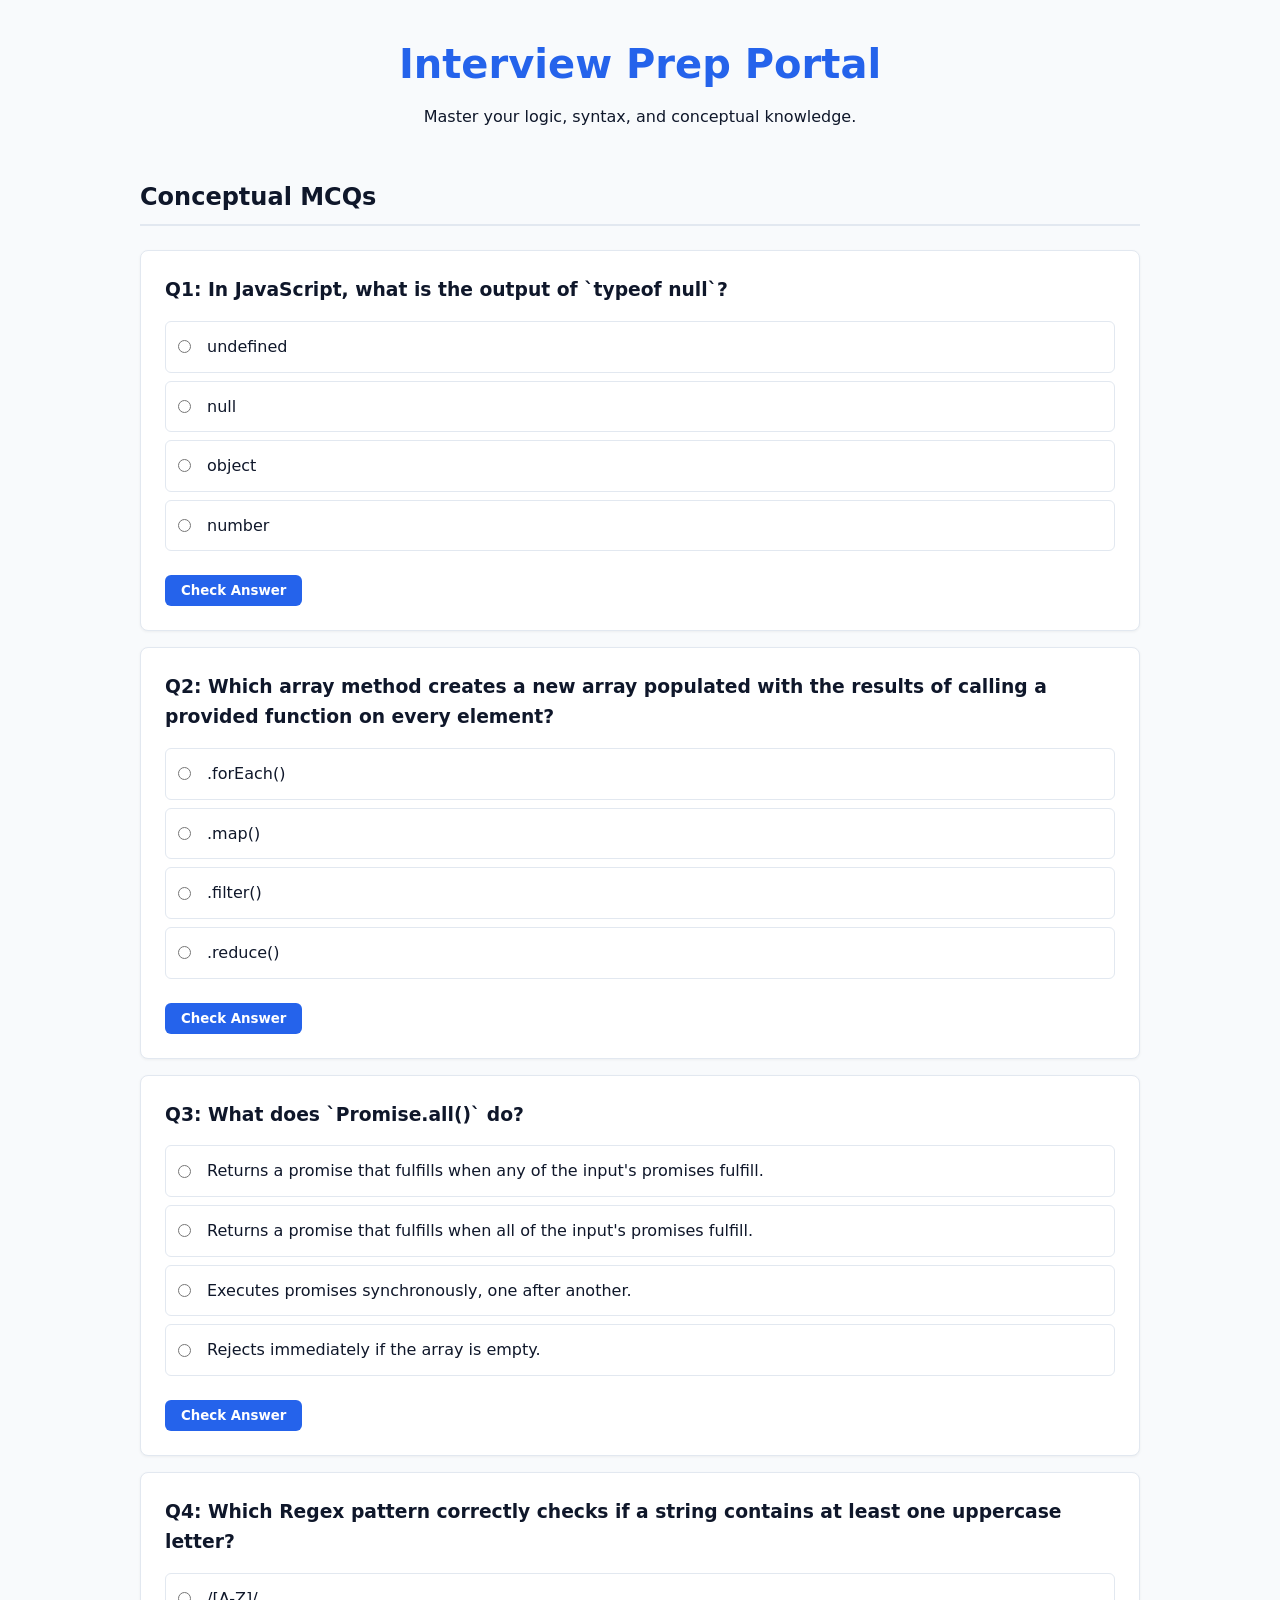
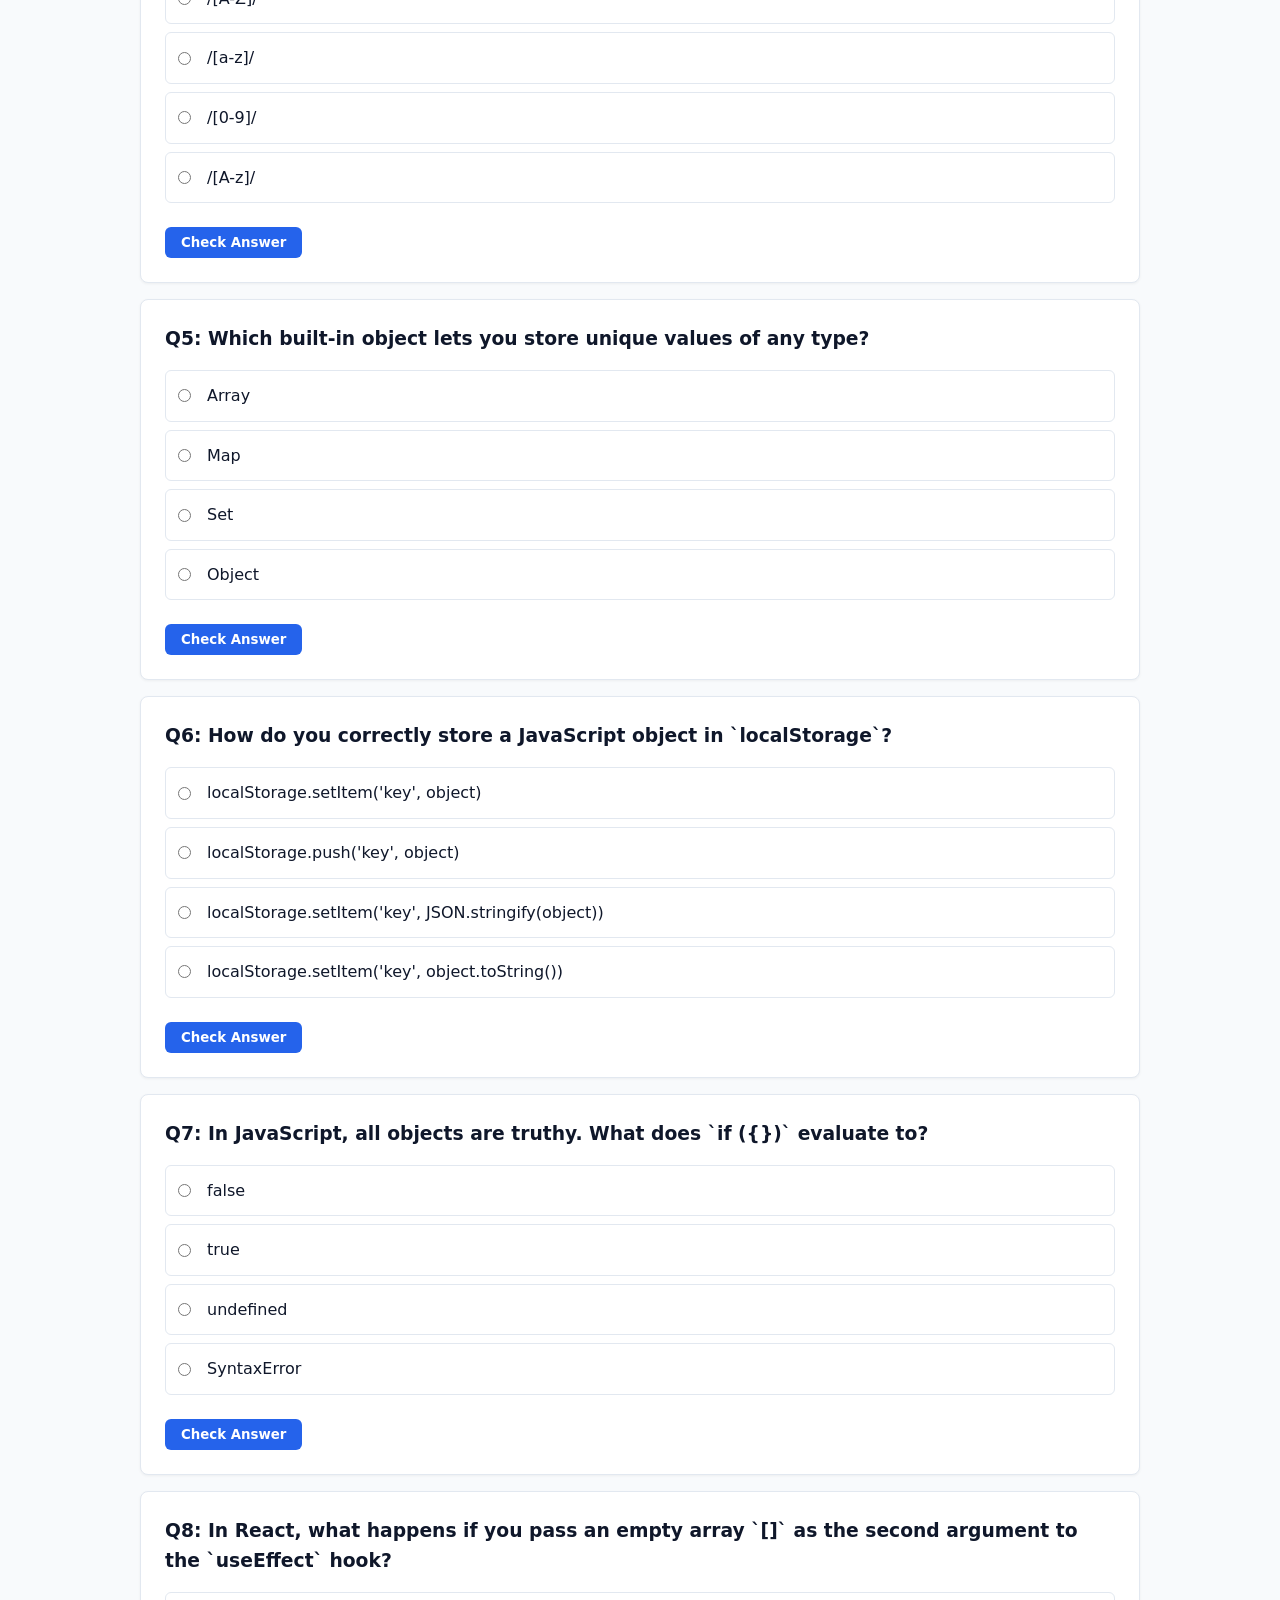
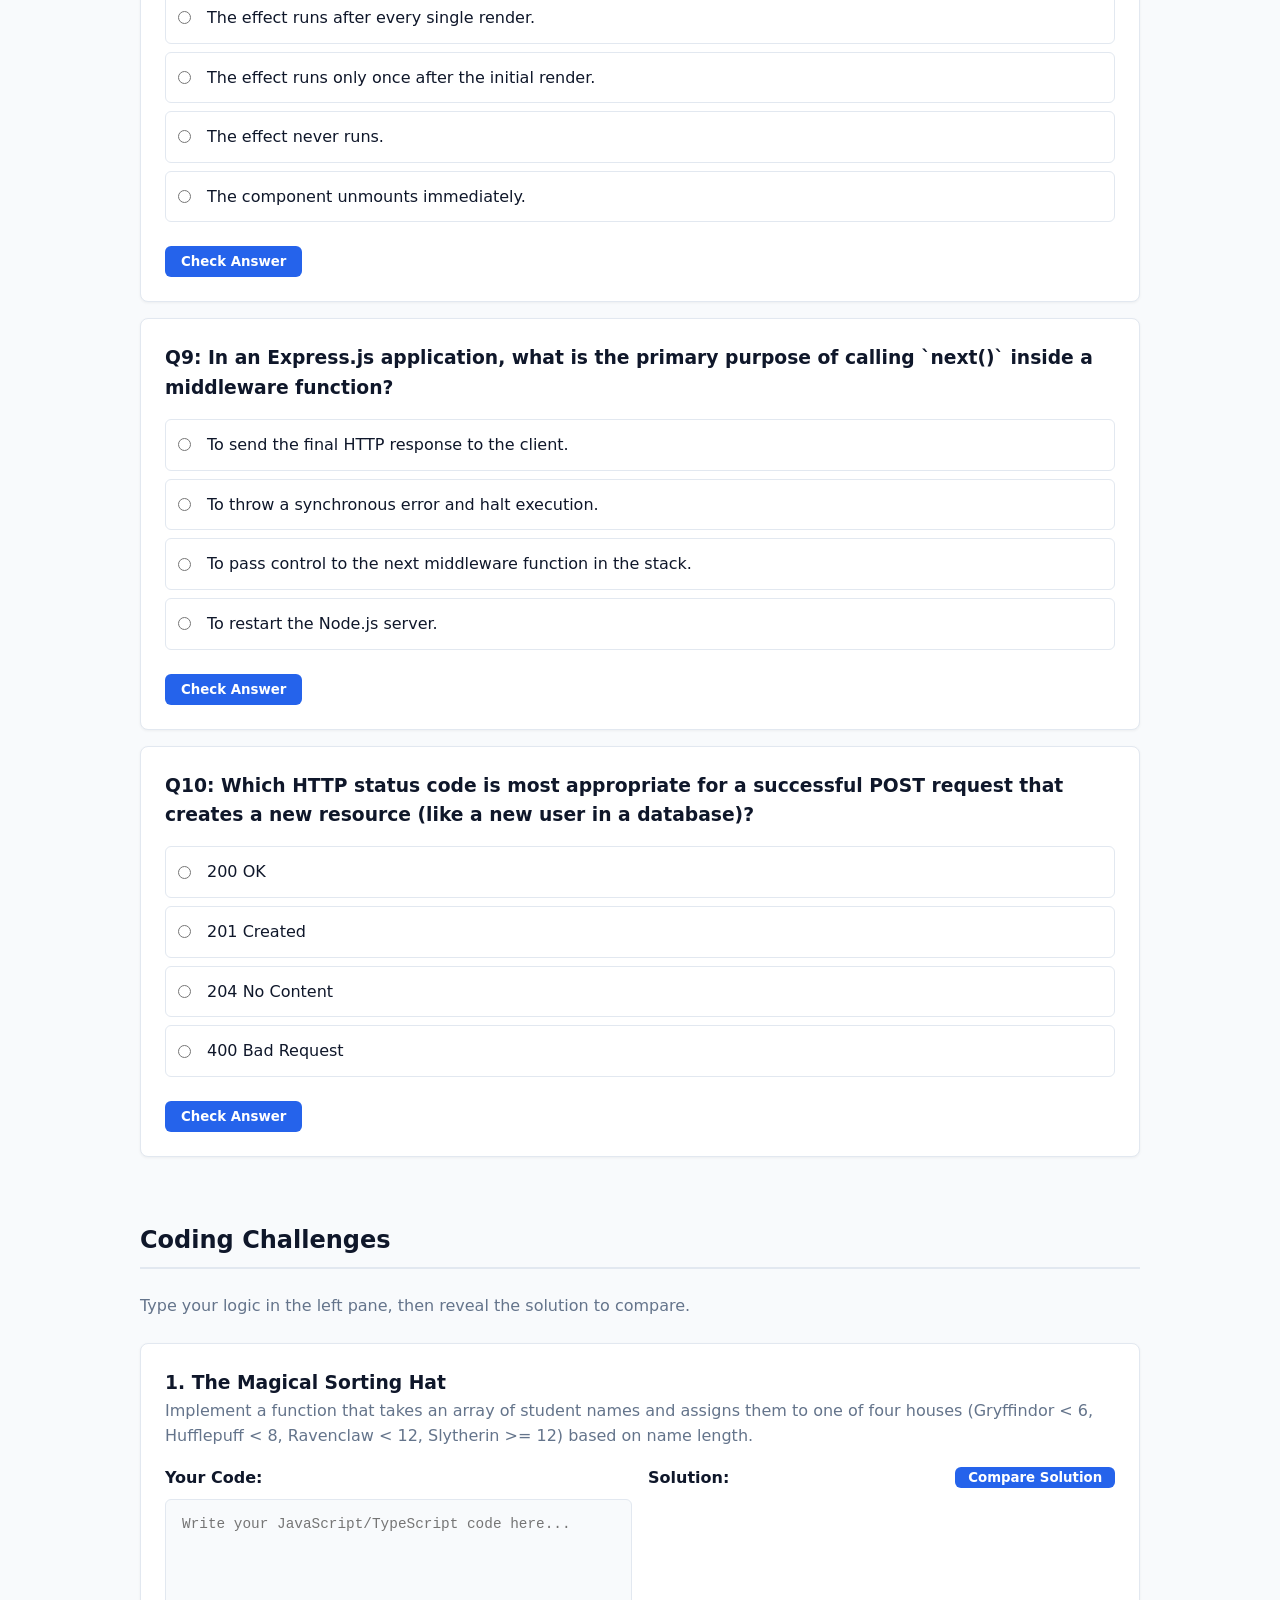
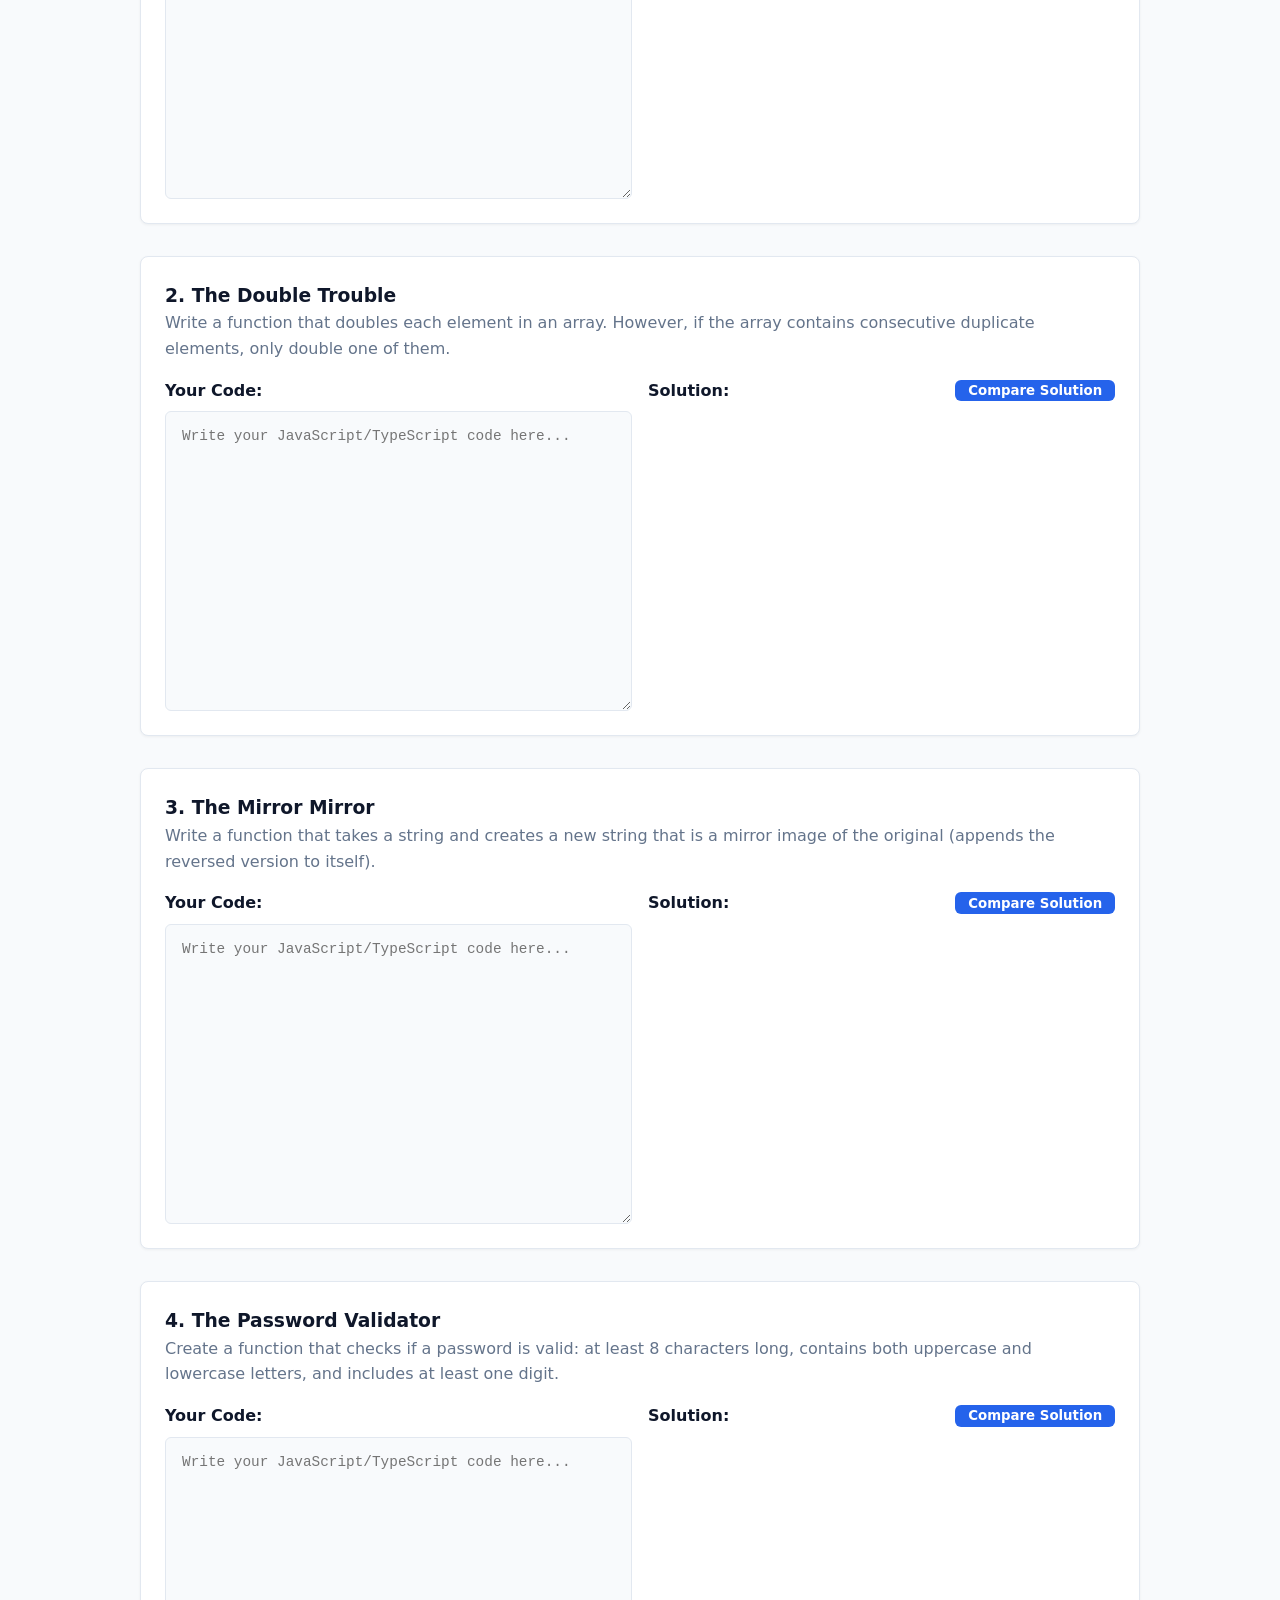
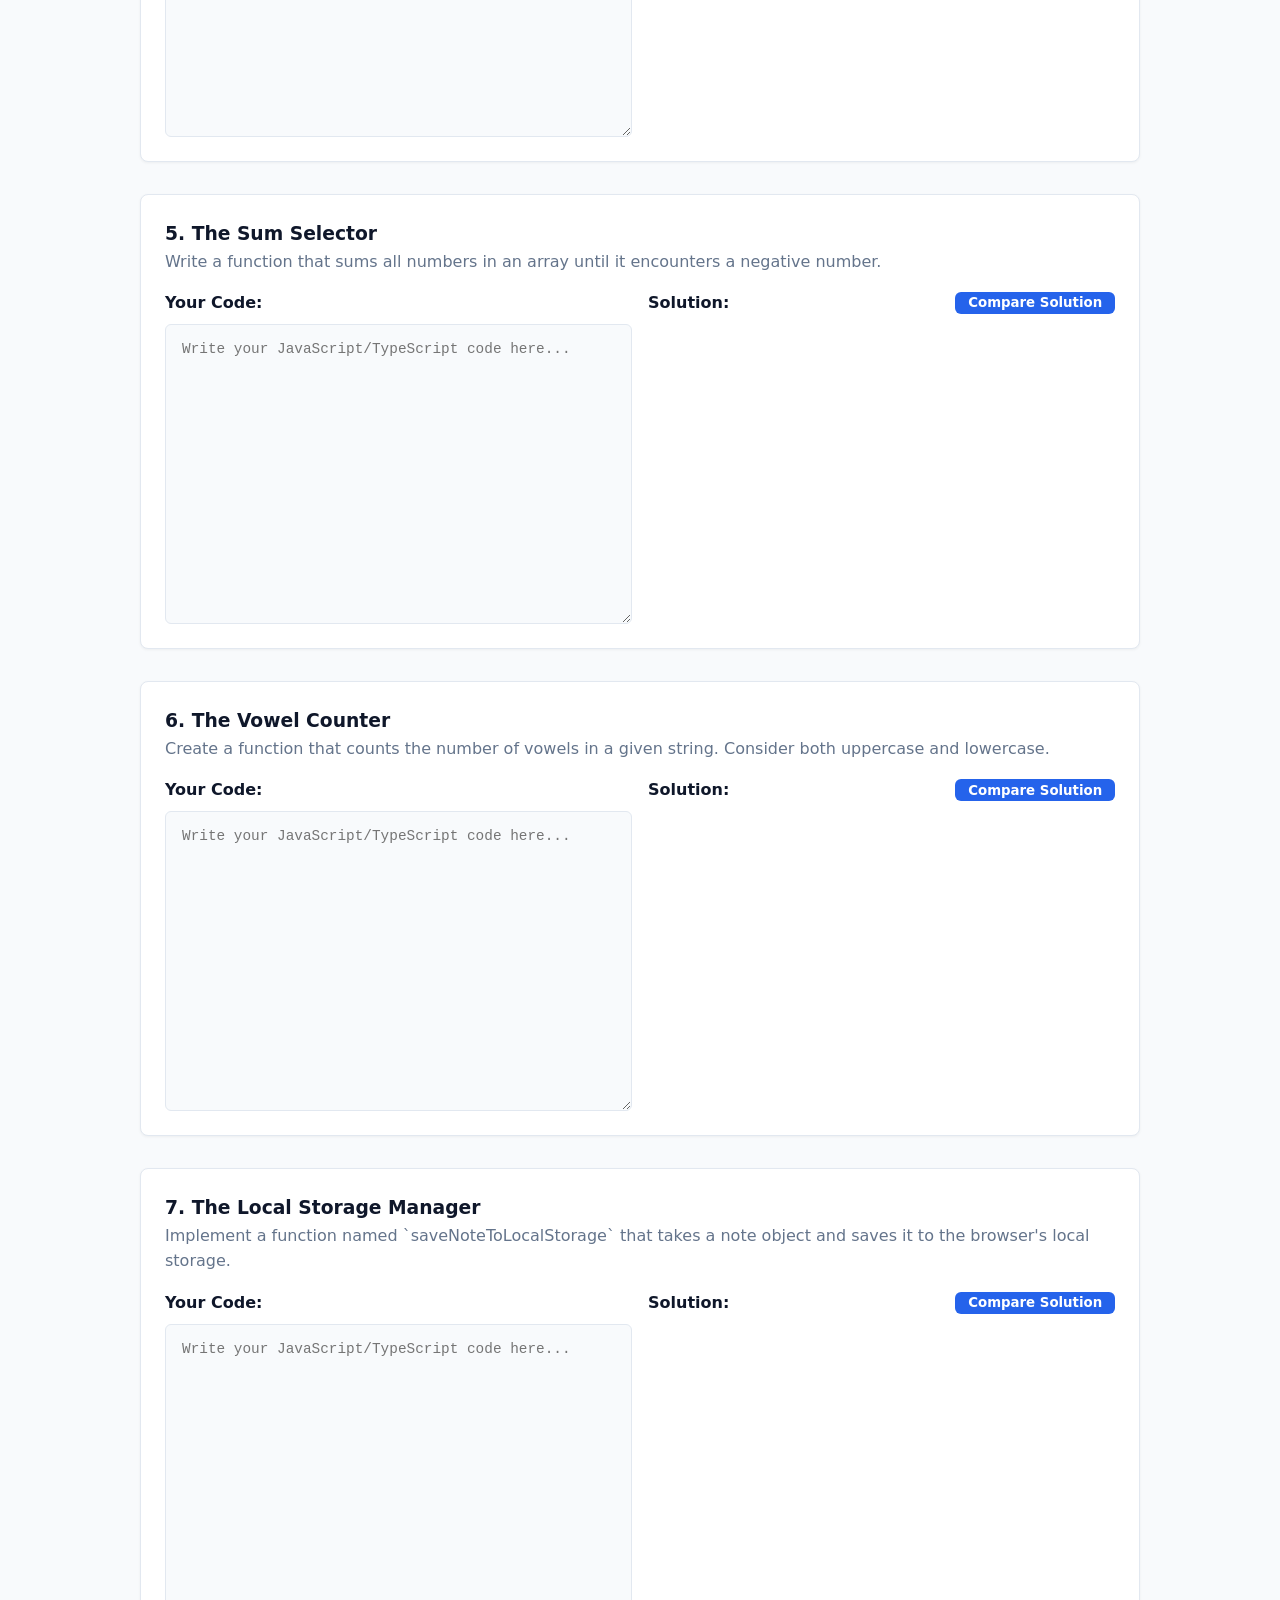
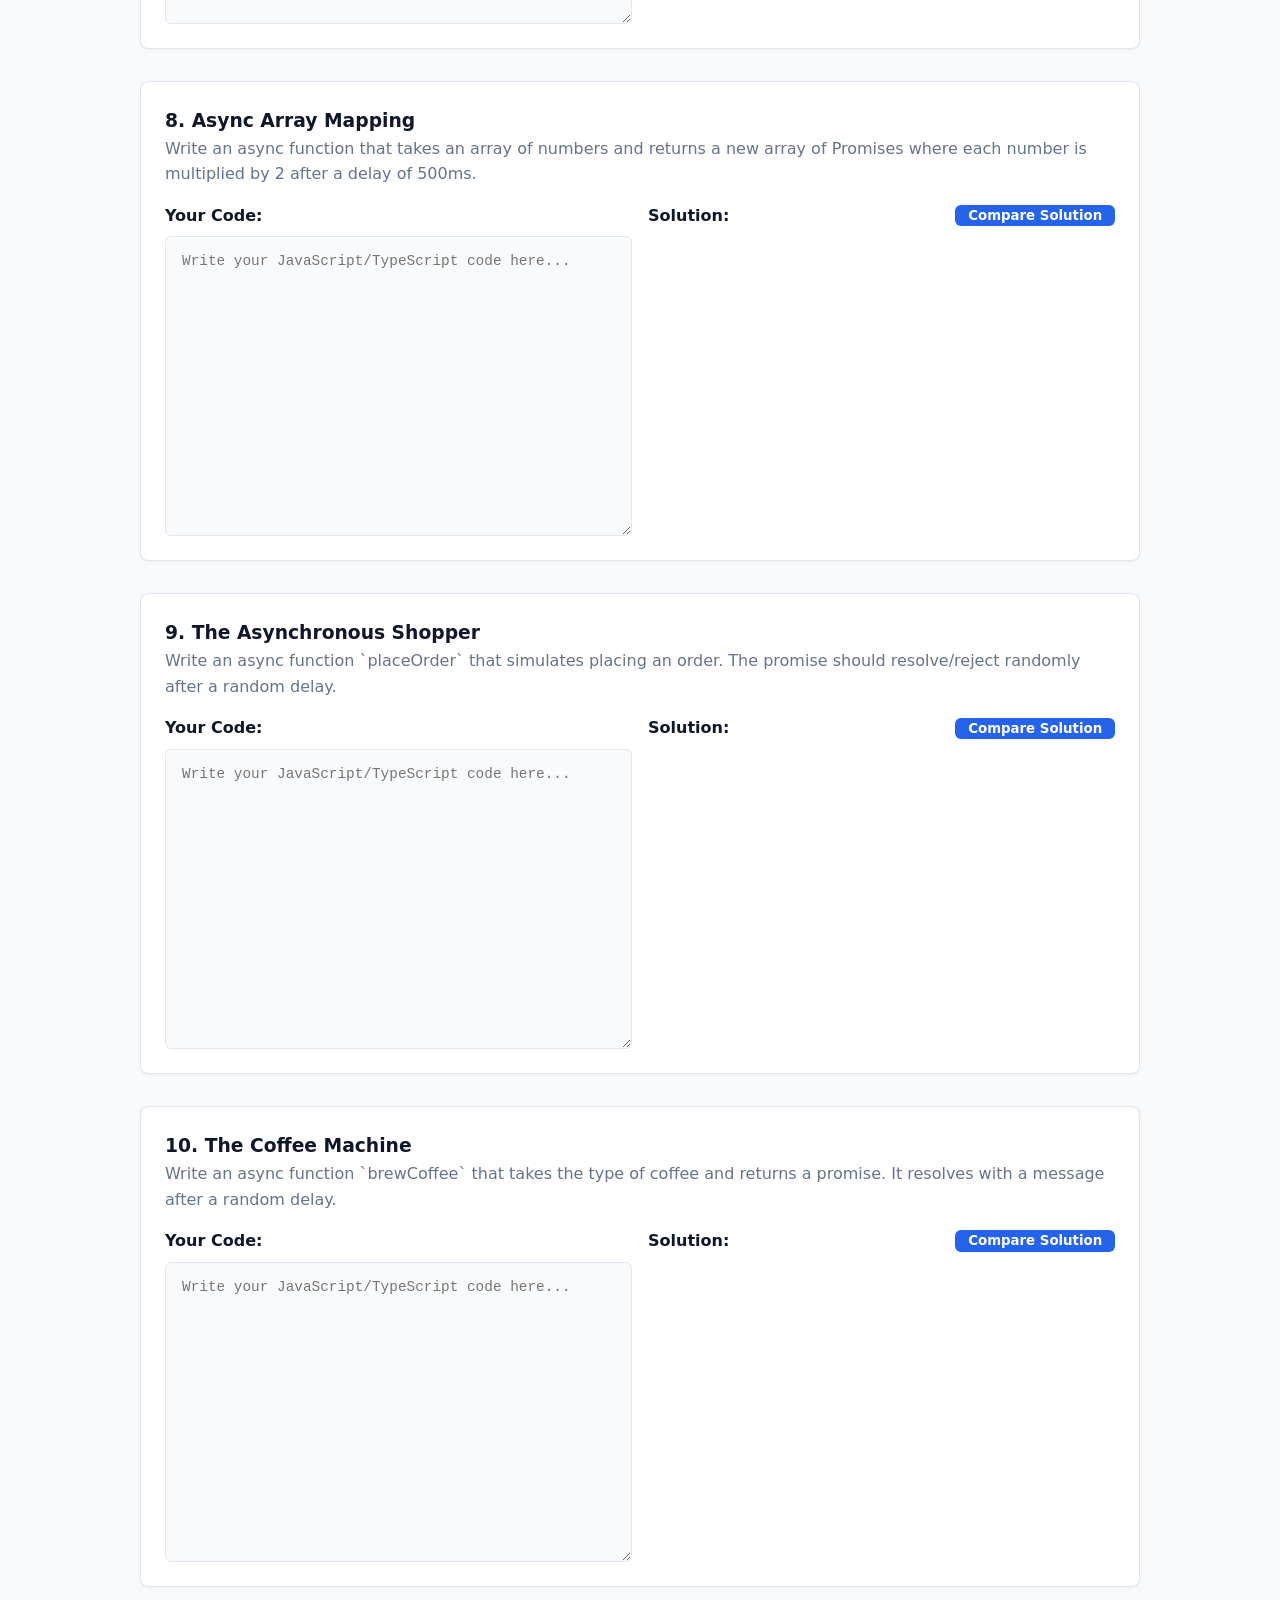
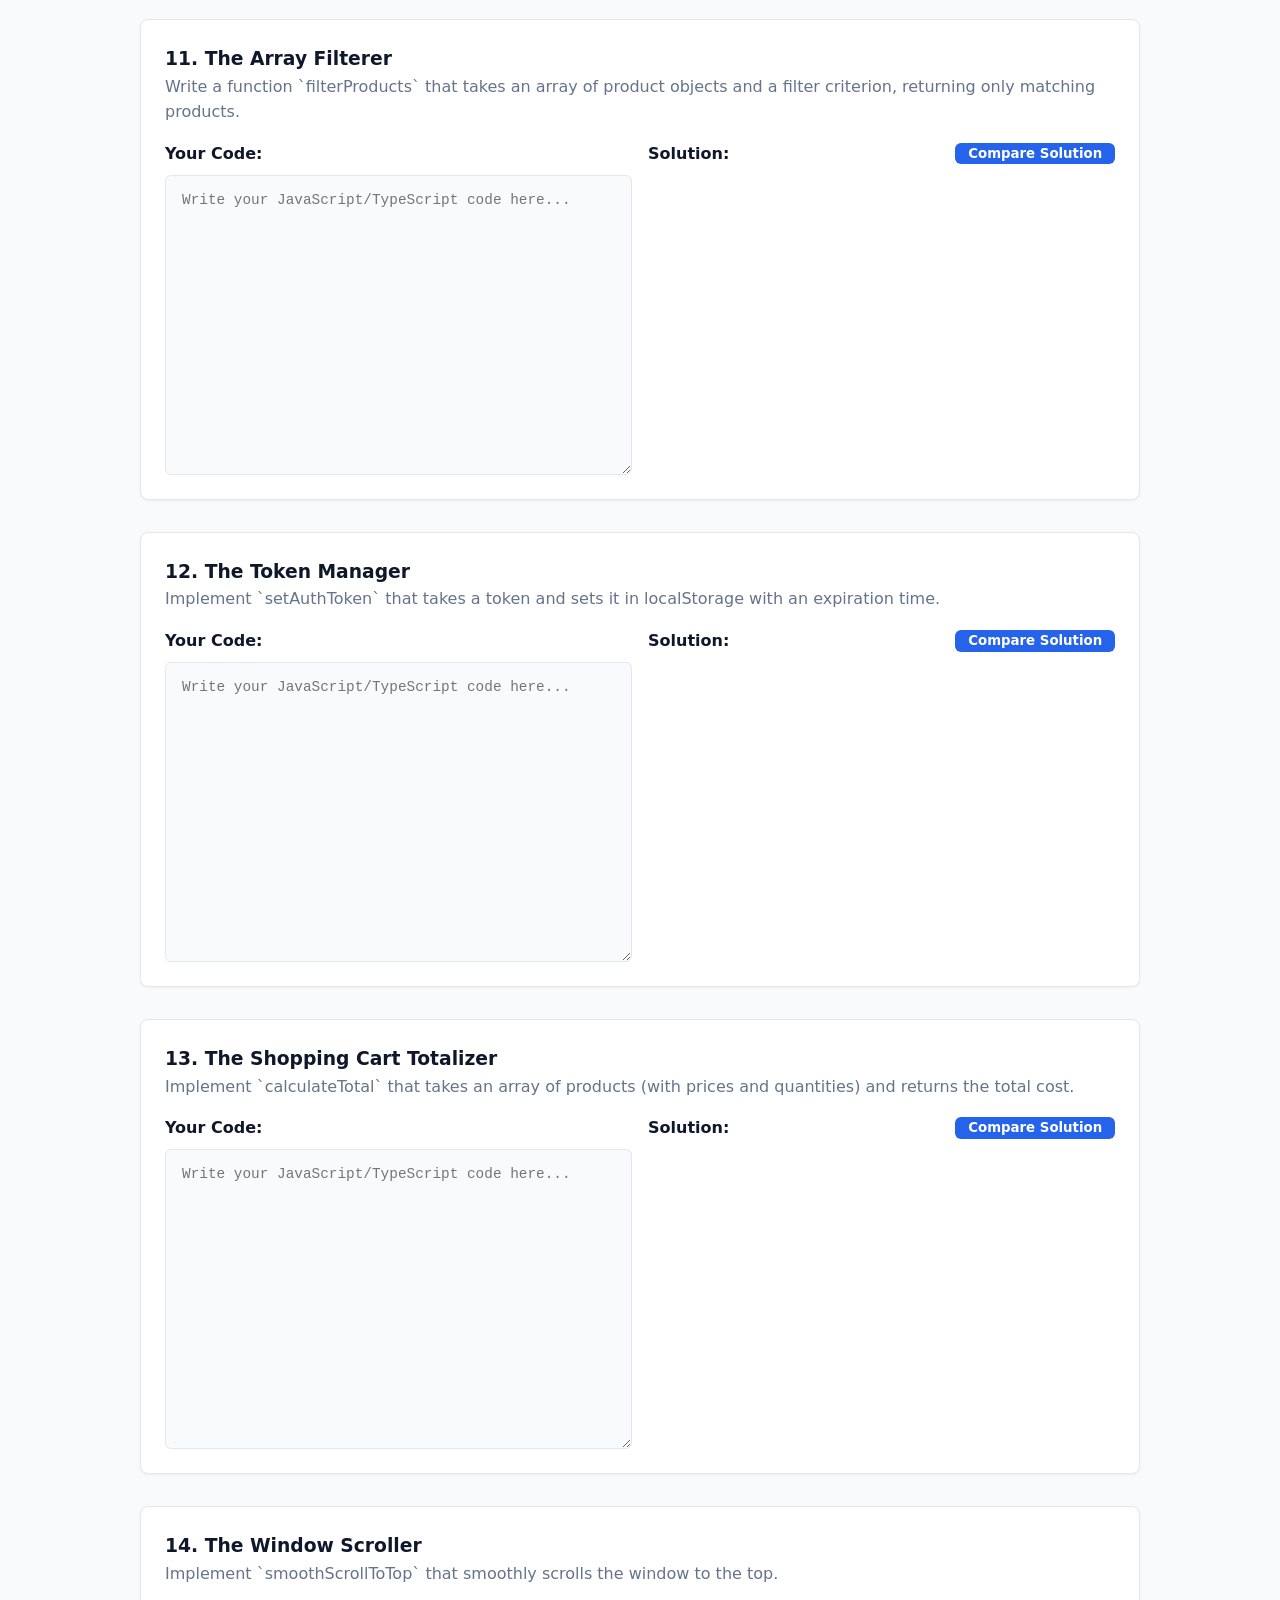
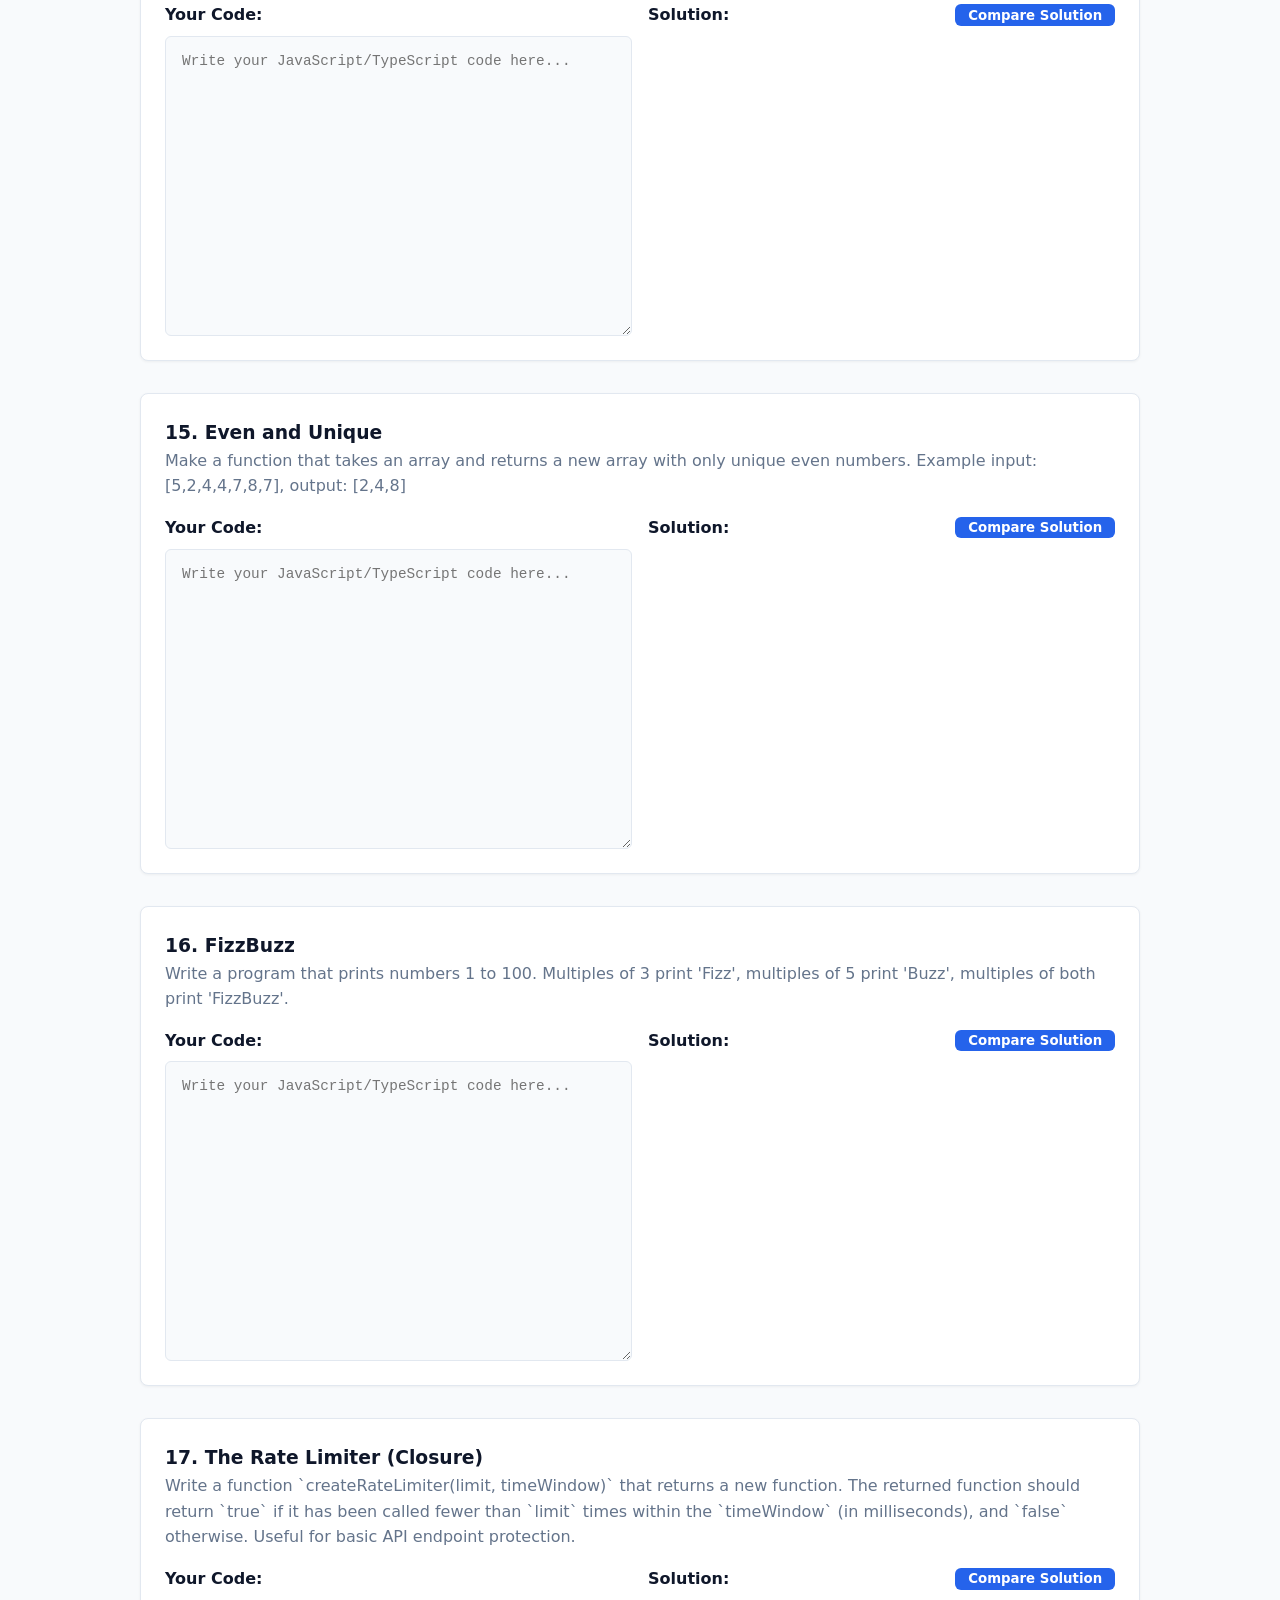
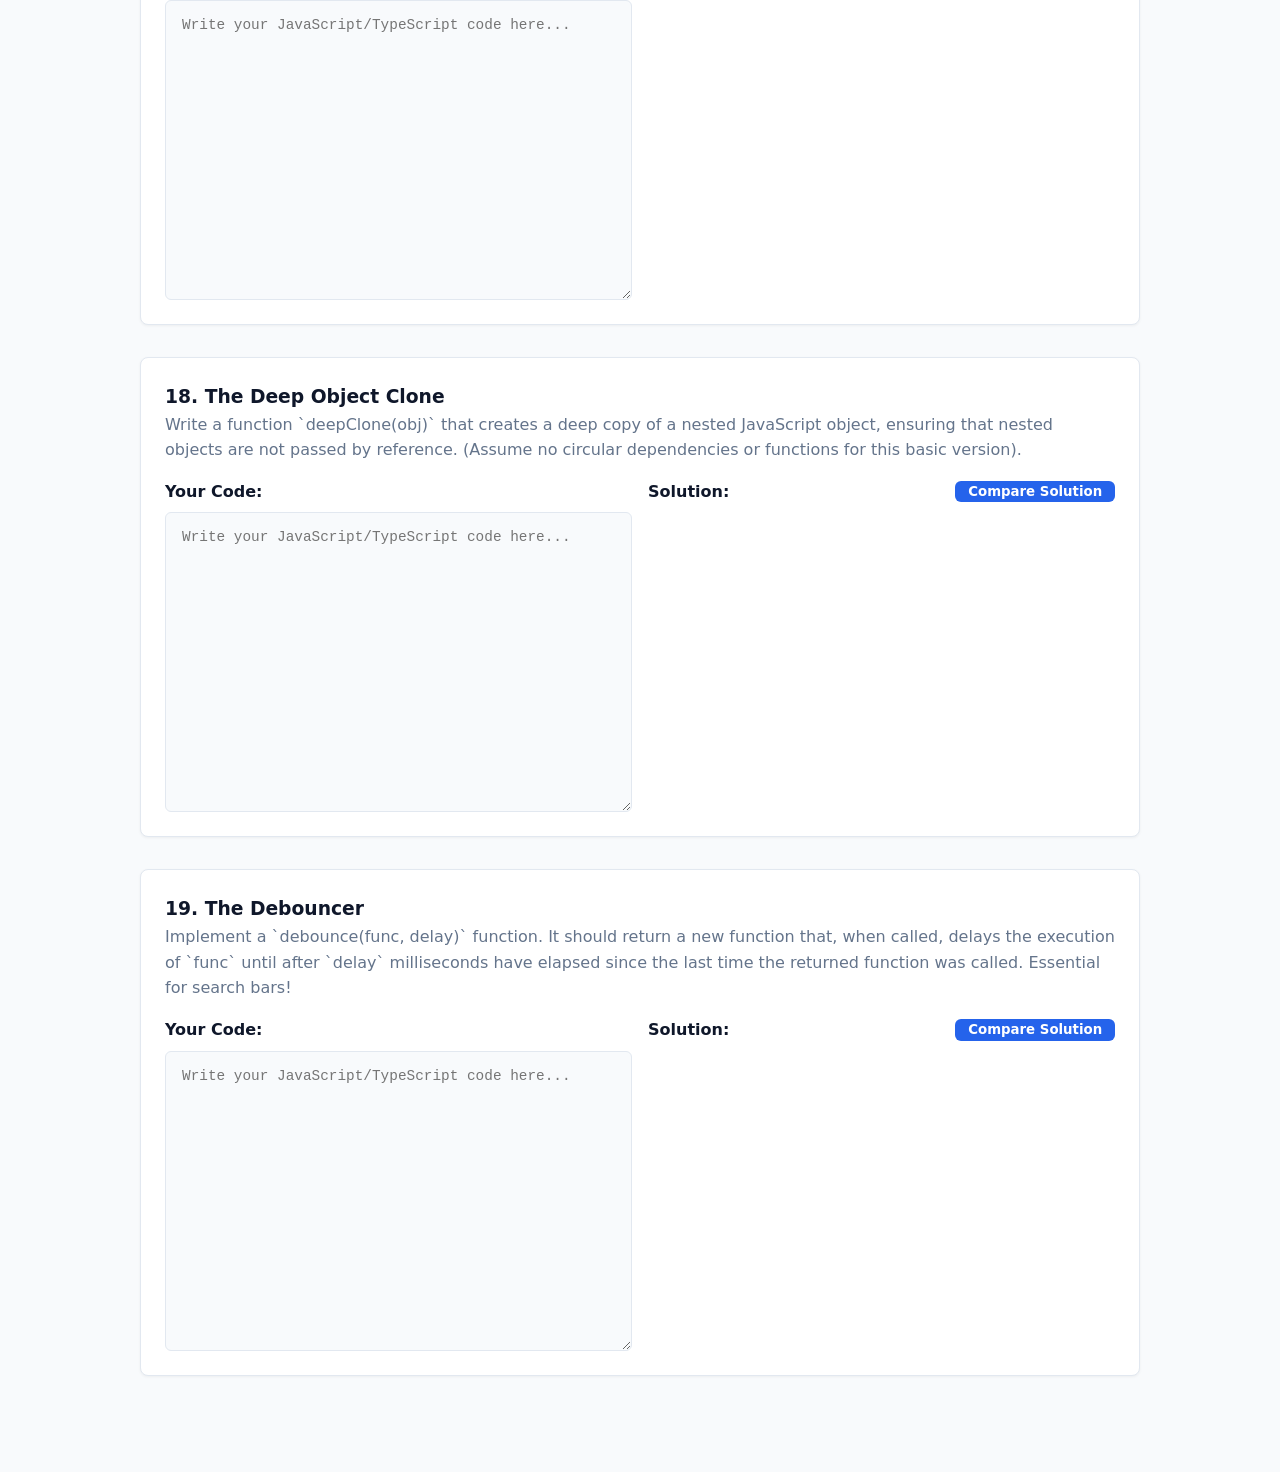
<file: index.html>
<!DOCTYPE html>
<html lang="en">
<head>
    <meta charset="UTF-8">
    <meta name="viewport" content="width=device-width, initial-scale=1.0">
    <title>Full-Stack Interview Prac Questions Portal</title>
    <style>
        :root {
            --primary: #2563eb;
            --primary-hover: #1d4ed8;
            --bg-color: #f8fafc;
            --card-bg: #ffffff;
            --text-main: #0f172a;
            --text-muted: #64748b;
            --success: #16a34a;
            --error: #dc2626;
            --border: #e2e8f0;
        }

        * {
            box-sizing: border-box;
            margin: 0;
            padding: 0;
            font-family: 'Segoe UI', system-ui, -apple-system, sans-serif;
        }

        body {
            background-color: var(--bg-color);
            color: var(--text-main);
            line-height: 1.6;
            padding: 2rem 1rem;
        }

        .container {
            max-width: 1000px;
            margin: 0 auto;
        }

        header {
            text-align: center;
            margin-bottom: 3rem;
        }

        header h1 {
            font-size: 2.5rem;
            color: var(--primary);
            margin-bottom: 0.5rem;
        }

        section {
            margin-bottom: 4rem;
        }

        h2 {
            border-bottom: 2px solid var(--border);
            padding-bottom: 0.5rem;
            margin-bottom: 1.5rem;
        }

        /* MCQ Styles */
        .mcq-card {
            background: var(--card-bg);
            border: 1px solid var(--border);
            border-radius: 8px;
            padding: 1.5rem;
            margin-bottom: 1rem;
            box-shadow: 0 1px 3px rgba(0,0,0,0.05);
        }

        .mcq-options {
            list-style: none;
            margin-top: 1rem;
        }

        .mcq-options li {
            margin-bottom: 0.5rem;
        }

        .mcq-options label {
            display: flex;
            align-items: center;
            padding: 0.75rem;
            border: 1px solid var(--border);
            border-radius: 6px;
            cursor: pointer;
            transition: background 0.2s;
        }

        .mcq-options label:hover {
            background: var(--bg-color);
        }

        .mcq-options input[type="radio"] {
            margin-right: 1rem;
        }

        .feedback {
            margin-top: 1rem;
            font-weight: 600;
            display: none;
        }

        .feedback.correct { color: var(--success); display: block; }
        .feedback.incorrect { color: var(--error); display: block; }

        button {
            background-color: var(--primary);
            color: white;
            border: none;
            padding: 0.5rem 1rem;
            border-radius: 6px;
            font-weight: 600;
            cursor: pointer;
            margin-top: 1rem;
            transition: background 0.2s;
        }

        button:hover { background-color: var(--primary-hover); }

        /* Coding Problem Styles */
        .code-card {
            background: var(--card-bg);
            border: 1px solid var(--border);
            border-radius: 8px;
            padding: 1.5rem;
            margin-bottom: 2rem;
            box-shadow: 0 1px 3px rgba(0,0,0,0.05);
        }

        .code-description {
            margin-bottom: 1rem;
            color: var(--text-muted);
        }

        .editor-container {
            display: flex;
            flex-direction: column;
            gap: 1rem;
        }

        @media (min-width: 768px) {
            .editor-container {
                flex-direction: row;
            }
        }

        .code-area {
            flex: 1;
            display: flex;
            flex-direction: column;
        }

        textarea, pre {
            width: 100%;
            height: 300px;
            padding: 1rem;
            border-radius: 6px;
            font-family: 'Courier New', Courier, monospace;
            font-size: 0.9rem;
            border: 1px solid var(--border);
            resize: vertical;
        }

        textarea {
            background: var(--bg-color);
            color: var(--text-main);
        }

        textarea:focus {
            outline: none;
            border-color: var(--primary);
            box-shadow: 0 0 0 3px rgba(37, 99, 235, 0.1);
        }

        pre {
            background: #1e293b;
            color: #f8fafc;
            overflow-x: auto;
            display: none; 
        }

        .solution-wrapper {
            flex: 1;
            display: flex;
            flex-direction: column;
        }
        
        .solution-wrapper.visible pre {
            display: block;
        }

        .top-bar {
            display: flex;
            justify-content: space-between;
            align-items: center;
            margin-bottom: 0.5rem;
        }
    </style>
</head>
<body>

    <div class="container">
        <header>
            <h1>Interview Prep Portal</h1>
            <p>Master your logic, syntax, and conceptual knowledge.</p>
        </header>

        <section id="mcq-section">
            <h2>Conceptual MCQs</h2>
            <div id="mcq-container">
                </div>
        </section>

        <section id="coding-section">
            <h2>Coding Challenges</h2>
            <p style="margin-bottom: 1.5rem; color: var(--text-muted);">Type your logic in the left pane, then reveal the solution to compare.</p>
            <div id="coding-container">
                </div>
        </section>
    </div>

    <script>
        // --- MCQ Data ---
        const mcqs = [
            {
                id: 1,
                question: "In JavaScript, what is the output of `typeof null`?",
                options: ["undefined", "null", "object", "number"],
                answer: 2 
            },
            {
                id: 2,
                question: "Which array method creates a new array populated with the results of calling a provided function on every element?",
                options: [".forEach()", ".map()", ".filter()", ".reduce()"],
                answer: 1 
            },
            {
                id: 3,
                question: "What does `Promise.all()` do?",
                options: [
                    "Returns a promise that fulfills when any of the input's promises fulfill.",
                    "Returns a promise that fulfills when all of the input's promises fulfill.",
                    "Executes promises synchronously, one after another.",
                    "Rejects immediately if the array is empty."
                ],
                answer: 1
            },
            {
                id: 4,
                question: "Which Regex pattern correctly checks if a string contains at least one uppercase letter?",
                options: ["/[A-Z]/", "/[a-z]/", "/[0-9]/", "/[A-z]/"],
                answer: 0
            },
            {
                id: 5,
                question: "Which built-in object lets you store unique values of any type?",
                options: ["Array", "Map", "Set", "Object"],
                answer: 2
            },
            {
                id: 6,
                question: "How do you correctly store a JavaScript object in `localStorage`?",
                options: [
                    "localStorage.setItem('key', object)",
                    "localStorage.push('key', object)",
                    "localStorage.setItem('key', JSON.stringify(object))",
                    "localStorage.setItem('key', object.toString())"
                ],
                answer: 2
            },
            {
                id: 7,
                question: "In JavaScript, all objects are truthy. What does `if ({})` evaluate to?",
                options: ["false", "true", "undefined", "SyntaxError"],
                answer: 1
            },
            {
                id: 8,
                question: "In React, what happens if you pass an empty array `[]` as the second argument to the `useEffect` hook?",
                options: [
                    "The effect runs after every single render.",
                    "The effect runs only once after the initial render.",
                    "The effect never runs.",
                    "The component unmounts immediately."
                ],
                answer: 1 
            },
            {
                id: 9,
                question: "In an Express.js application, what is the primary purpose of calling `next()` inside a middleware function?",
                options: [
                    "To send the final HTTP response to the client.",
                    "To throw a synchronous error and halt execution.",
                    "To pass control to the next middleware function in the stack.",
                    "To restart the Node.js server."
                ],
                answer: 2 
            },
            {
                id: 10,
                question: "Which HTTP status code is most appropriate for a successful POST request that creates a new resource (like a new user in a database)?",
                options: ["200 OK", "201 Created", "204 No Content", "400 Bad Request"],
                answer: 1
            }
        ];

        // --- Coding Problems Data ---
        const codingProblems = [
            {
                id: 1,
                title: "1. The Magical Sorting Hat",
                description: "Implement a function that takes an array of student names and assigns them to one of four houses (Gryffindor < 6, Hufflepuff < 8, Ravenclaw < 12, Slytherin >= 12) based on name length.",
                solution: "function SortStudent(e) {\n    const house = [\"Gryffindor\", \"Hufflepuff\", \"Ravenclaw\", \"Slytherin\"];\n\n    for (let i = 0; i < e.length; i++) {\n        if (e[i].length < 6) {\n            console.log(e[i] + \"-\" + house[0]);\n        } else if (e[i].length < 8) {\n            console.log(e[i] + \"-\" + house[1]);\n        } else if (e[i].length < 12) {\n            console.log(e[i] + \"-\" + house[2]);\n        } else {\n            console.log(e[i] + \"-\" + house[3]);\n            break;\n        }\n    }\n}"
            },
            {
                id: 2,
                title: "2. The Double Trouble",
                description: "Write a function that doubles each element in an array. However, if the array contains consecutive duplicate elements, only double one of them.",
                solution: "function Doubles(e) {\n    const result = []\n    for (let i = 0; i < e.length; i++) {\n        if (e[i] > 0 && e[i] === e[i - 1]) {\n            result.push(e[i]);\n        } else {\n            result.push(e[i] * 2);\n        }\n    }\n    return result;\n}"
            },
            {
                id: 3,
                title: "3. The Mirror Mirror",
                description: "Write a function that takes a string and creates a new string that is a mirror image of the original (appends the reversed version to itself).",
                solution: "function MirrorMirror(e) {\n    const reverse = e.split(\"\").reverse().join(\"\");\n    return e + reverse;\n}"
            },
            {
                id: 4,
                title: "4. The Password Validator",
                description: "Create a function that checks if a password is valid: at least 8 characters long, contains both uppercase and lowercase letters, and includes at least one digit.",
                solution: "function ValidatePassword(password) {\n    const length = password.length >= 8;\n    const UpperCase = /[A-Z]/.test(password);\n    const LowerCase = /[a-z]/.test(password);\n    const Number = /[0-9]/.test(password);\n\n    if (length && UpperCase && LowerCase && Number) {\n        return \"Password is Valid\"\n    } else {\n        return \"Password Invalid\"\n    }\n}"
            },
            {
                id: 5,
                title: "5. The Sum Selector",
                description: "Write a function that sums all numbers in an array until it encounters a negative number.",
                solution: "function Sum(e) {\n    let sum = 0\n    for (let i = 0; i < e.length; i++) {\n        if (e[i] < 0) {\n            break;\n        } else {\n            sum += e[i];\n        }\n    }\n    return sum;\n}"
            },
            {
                id: 6,
                title: "6. The Vowel Counter",
                description: "Create a function that counts the number of vowels in a given string. Consider both uppercase and lowercase.",
                solution: "function Vowels(e) {\n    const vowels = [\"a\", \"A\", \"e\", \"E\", \"i\", \"I\", \"o\", \"O\", \"u\", \"U\"];\n    let count = 0;\n\n    for (let i = 0; i < e.length; i++) {\n        if (vowels.includes(e[i])) {\n            count++;\n        }\n    }\n    return count;\n}"
            },
            {
                id: 7,
                title: "7. The Local Storage Manager",
                description: "Implement a function named `saveNoteToLocalStorage` that takes a note object and saves it to the browser's local storage.",
                solution: "function saveNoteToLocalStorage(e) {\n    localStorage.setItem(\"Note\", JSON.stringify(e))\n}"
            },
            {
                id: 8,
                title: "8. Async Array Mapping",
                description: "Write an async function that takes an array of numbers and returns a new array of Promises where each number is multiplied by 2 after a delay of 500ms.",
                solution: "async function Mapping(e) {\n    const promises = e.map(arr => {\n        return new Promise(resolve =>\n            setTimeout(() => {\n                resolve(arr * 2)\n            }, 500)\n        )\n    })\n    return Promise.all(promises);\n}"
            },
            {
                id: 9,
                title: "9. The Asynchronous Shopper",
                description: "Write an async function `placeOrder` that simulates placing an order. The promise should resolve/reject randomly after a random delay.",
                solution: "async function placeOrder() {\n    const random = Math.random();\n    return new Promise((resolve, reject) => {\n        setTimeout(() => {\n            const success = Math.random() > 0.5;\n            if (success) {\n                resolve(\"Order Placed\")\n            } else {\n                reject(\"Order Not Placed\")\n            }\n        }, random * 10000);\n    })\n}"
            },
            {
                id: 10,
                title: "10. The Coffee Machine",
                description: "Write an async function `brewCoffee` that takes the type of coffee and returns a promise. It resolves with a message after a random delay.",
                solution: "async function brewCoffee(e) {\n    return new Promise((resolve) => {\n        setTimeout(() => {\n            resolve(`${e} is ready`);\n        }, Math.random() * 10000)\n    })\n}"
            },
            {
                id: 11,
                title: "11. The Array Filterer",
                description: "Write a function `filterProducts` that takes an array of product objects and a filter criterion, returning only matching products.",
                solution: "function filterProducts(e, query) {\n    return e.filter(product => product.productName.toLowerCase() === query.toLowerCase())\n}"
            },
            {
                id: 12,
                title: "12. The Token Manager",
                description: "Implement `setAuthToken` that takes a token and sets it in localStorage with an expiration time.",
                solution: "function setAuthToken(token) {\n    const expiryTime = Date.now() + 10000;\n    const data = {\n        token,\n        expiry: expiryTime\n    }\n    localStorage.setItem(\"AuthToken\", JSON.stringify(data));\n    return data\n}"
            },
            {
                id: 13,
                title: "13. The Shopping Cart Totalizer",
                description: "Implement `calculateTotal` that takes an array of products (with prices and quantities) and returns the total cost.",
                solution: "function calculateTotal(arr) {\n    let total = 0;\n    for (let i = 0; i < arr.length; i++) {\n        total += arr[i].price * arr[i].quantity\n    }\n    return total;\n}"
            },
            {
                id: 14,
                title: "14. The Window Scroller",
                description: "Implement `smoothScrollToTop` that smoothly scrolls the window to the top.",
                solution: "function smoothScrollToTop() {\n    window.scrollTo({\n        top: 0,\n        behavior: \"smooth\"\n    });\n}"
            },
            {
                id: 15,
                title: "15. Even and Unique",
                description: "Make a function that takes an array and returns a new array with only unique even numbers. Example input: [5,2,4,4,7,8,7], output: [2,4,8]",
                solution: "function GetEven(e) {\n    return [...new Set(e.filter(el => el % 2 === 0))]\n}"
            },
            {
                id: 16,
                title: "16. FizzBuzz",
                description: "Write a program that prints numbers 1 to 100. Multiples of 3 print 'Fizz', multiples of 5 print 'Buzz', multiples of both print 'FizzBuzz'.",
                solution: "function FizzBuzz() {\n    for (let i = 1; i <= 100; i++) {\n        if (i % 3 === 0 && i % 5 === 0) {\n            console.log(\"FizzBuzz\")\n        } else if (i % 3 === 0) {\n            console.log(\"Fizz\")\n        } else if (i % 5 === 0) {\n            console.log(\"Buzz\")\n        } else {\n            console.log(i)\n        }\n    }\n}"
            },
            {
                id: 17,
                title: "17. The Rate Limiter (Closure)",
                description: "Write a function `createRateLimiter(limit, timeWindow)` that returns a new function. The returned function should return `true` if it has been called fewer than `limit` times within the `timeWindow` (in milliseconds), and `false` otherwise. Useful for basic API endpoint protection.",
                solution: "function createRateLimiter(limit, timeWindow) {\n    let calls = [];\n    return function() {\n        const now = Date.now();\n        // Remove timestamps older than the time window\n        calls = calls.filter(time => now - time < timeWindow);\n        \n        if (calls.length < limit) {\n            calls.push(now);\n            return true;\n        }\n        return false;\n    };\n}"
            },
            {
                id: 18,
                title: "18. The Deep Object Clone",
                description: "Write a function `deepClone(obj)` that creates a deep copy of a nested JavaScript object, ensuring that nested objects are not passed by reference. (Assume no circular dependencies or functions for this basic version).",
                solution: "function deepClone(obj) {\n    if (obj === null || typeof obj !== 'object') {\n        return obj;\n    }\n    \n    if (Array.isArray(obj)) {\n        return obj.map(item => deepClone(item));\n    }\n    \n    const clonedObj = {};\n    for (let key in obj) {\n        if (obj.hasOwnProperty(key)) {\n            clonedObj[key] = deepClone(obj[key]);\n        }\n    }\n    return clonedObj;\n    \n    // Alternative quick (but limited) solution:\n    // return JSON.parse(JSON.stringify(obj));\n}"
            },
            {
                id: 19,
                title: "19. The Debouncer",
                description: "Implement a `debounce(func, delay)` function. It should return a new function that, when called, delays the execution of `func` until after `delay` milliseconds have elapsed since the last time the returned function was called. Essential for search bars!",
                solution: "function debounce(func, delay) {\n    let timeoutId;\n    return function(...args) {\n        clearTimeout(timeoutId);\n        timeoutId = setTimeout(() => {\n            func.apply(this, args);\n        }, delay);\n    };\n}"
            }
        ];

        // --- Render MCQs ---
        const mcqContainer = document.getElementById('mcq-container');
        
        mcqs.forEach((q, index) => {
            const card = document.createElement('div');
            card.className = 'mcq-card';
            
            let optionsHTML = '';
            q.options.forEach((opt, optIdx) => {
                optionsHTML += `
                    <li>
                        <label>
                            <input type="radio" name="q${q.id}" value="${optIdx}">
                            ${opt}
                        </label>
                    </li>
                `;
            });

            card.innerHTML = `
                <h3>Q${index + 1}: ${q.question}</h3>
                <ul class="mcq-options">
                    ${optionsHTML}
                </ul>
                <button onclick="checkAnswer(${q.id}, ${q.answer})">Check Answer</button>
                <div id="feedback-${q.id}" class="feedback"></div>
            `;
            mcqContainer.appendChild(card);
        });

        function checkAnswer(questionId, correctAnswerIndex) {
            const selected = document.querySelector(`input[name="q${questionId}"]:checked`);
            const feedbackEl = document.getElementById(`feedback-${questionId}`);
            
            if (!selected) {
                feedbackEl.textContent = "Please select an option first.";
                feedbackEl.className = "feedback incorrect";
                return;
            }

            if (parseInt(selected.value) === correctAnswerIndex) {
                feedbackEl.textContent = "Correct! Well done.";
                feedbackEl.className = "feedback correct";
            } else {
                feedbackEl.textContent = "Incorrect. Try again!";
                feedbackEl.className = "feedback incorrect";
            }
        }

        // --- Render Coding Problems ---
        const codingContainer = document.getElementById('coding-container');

        codingProblems.forEach((prob) => {
            const card = document.createElement('div');
            card.className = 'code-card';
            
            card.innerHTML = `
                <h3>${prob.title}</h3>
                <p class="code-description">${prob.description}</p>
                
                <div class="editor-container">
                    <div class="code-area">
                        <div class="top-bar">
                            <strong>Your Code:</strong>
                        </div>
                        <textarea placeholder="Write your JavaScript/TypeScript code here..."></textarea>
                    </div>
                    
                    <div class="solution-wrapper" id="solution-wrapper-${prob.id}">
                        <div class="top-bar">
                            <strong>Solution:</strong>
                            <button onclick="toggleSolution(${prob.id})" style="margin-top: 0; padding: 0.2rem 0.8rem;">Compare Solution</button>
                        </div>
                        <pre><code>${prob.solution.replace(/</g, '&lt;').replace(/>/g, '&gt;')}</code></pre>
                    </div>
                </div>
            `;
            codingContainer.appendChild(card);
        });

        function toggleSolution(problemId) {
            const wrapper = document.getElementById(`solution-wrapper-${problemId}`);
            wrapper.classList.toggle('visible');
            
            const btn = wrapper.querySelector('button');
            if (wrapper.classList.contains('visible')) {
                btn.textContent = 'Hide Solution';
            } else {
                btn.textContent = 'Compare Solution';
            }
        }
    </script>
</body>
</html>
</file>
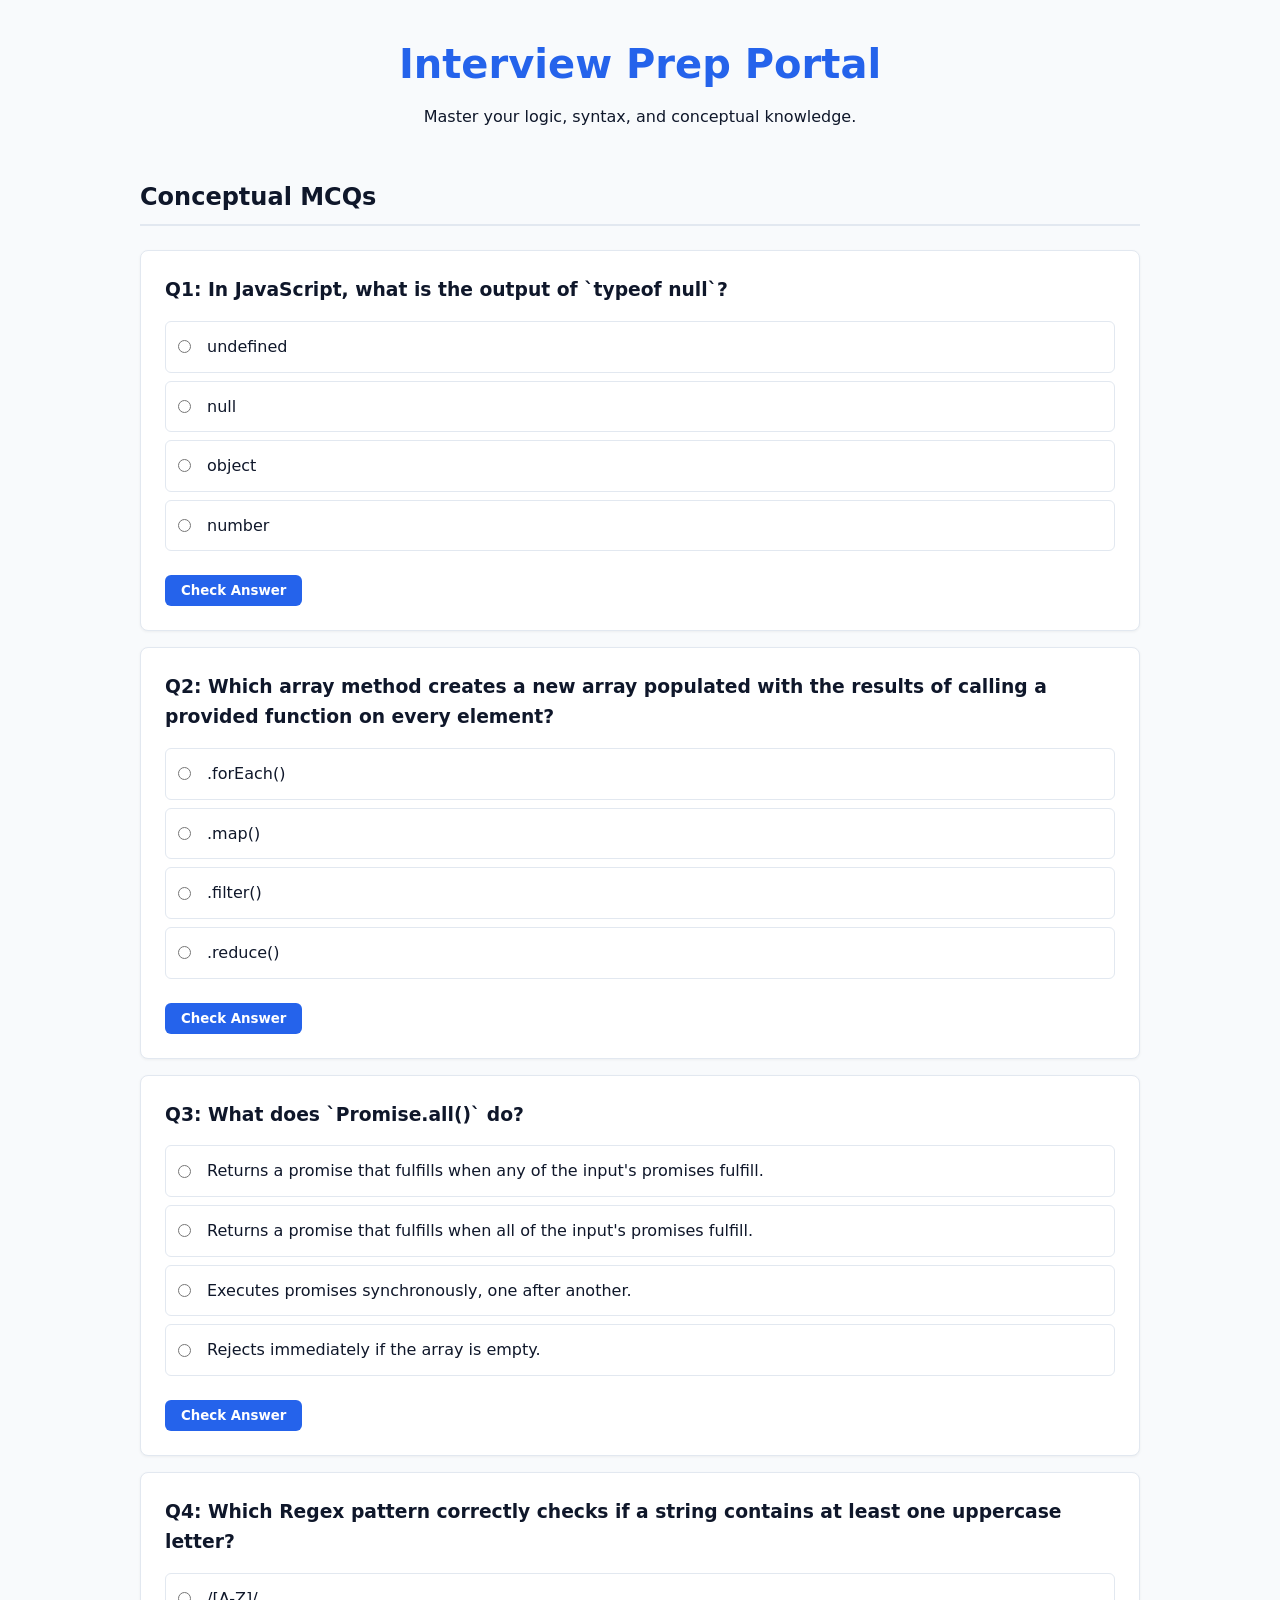
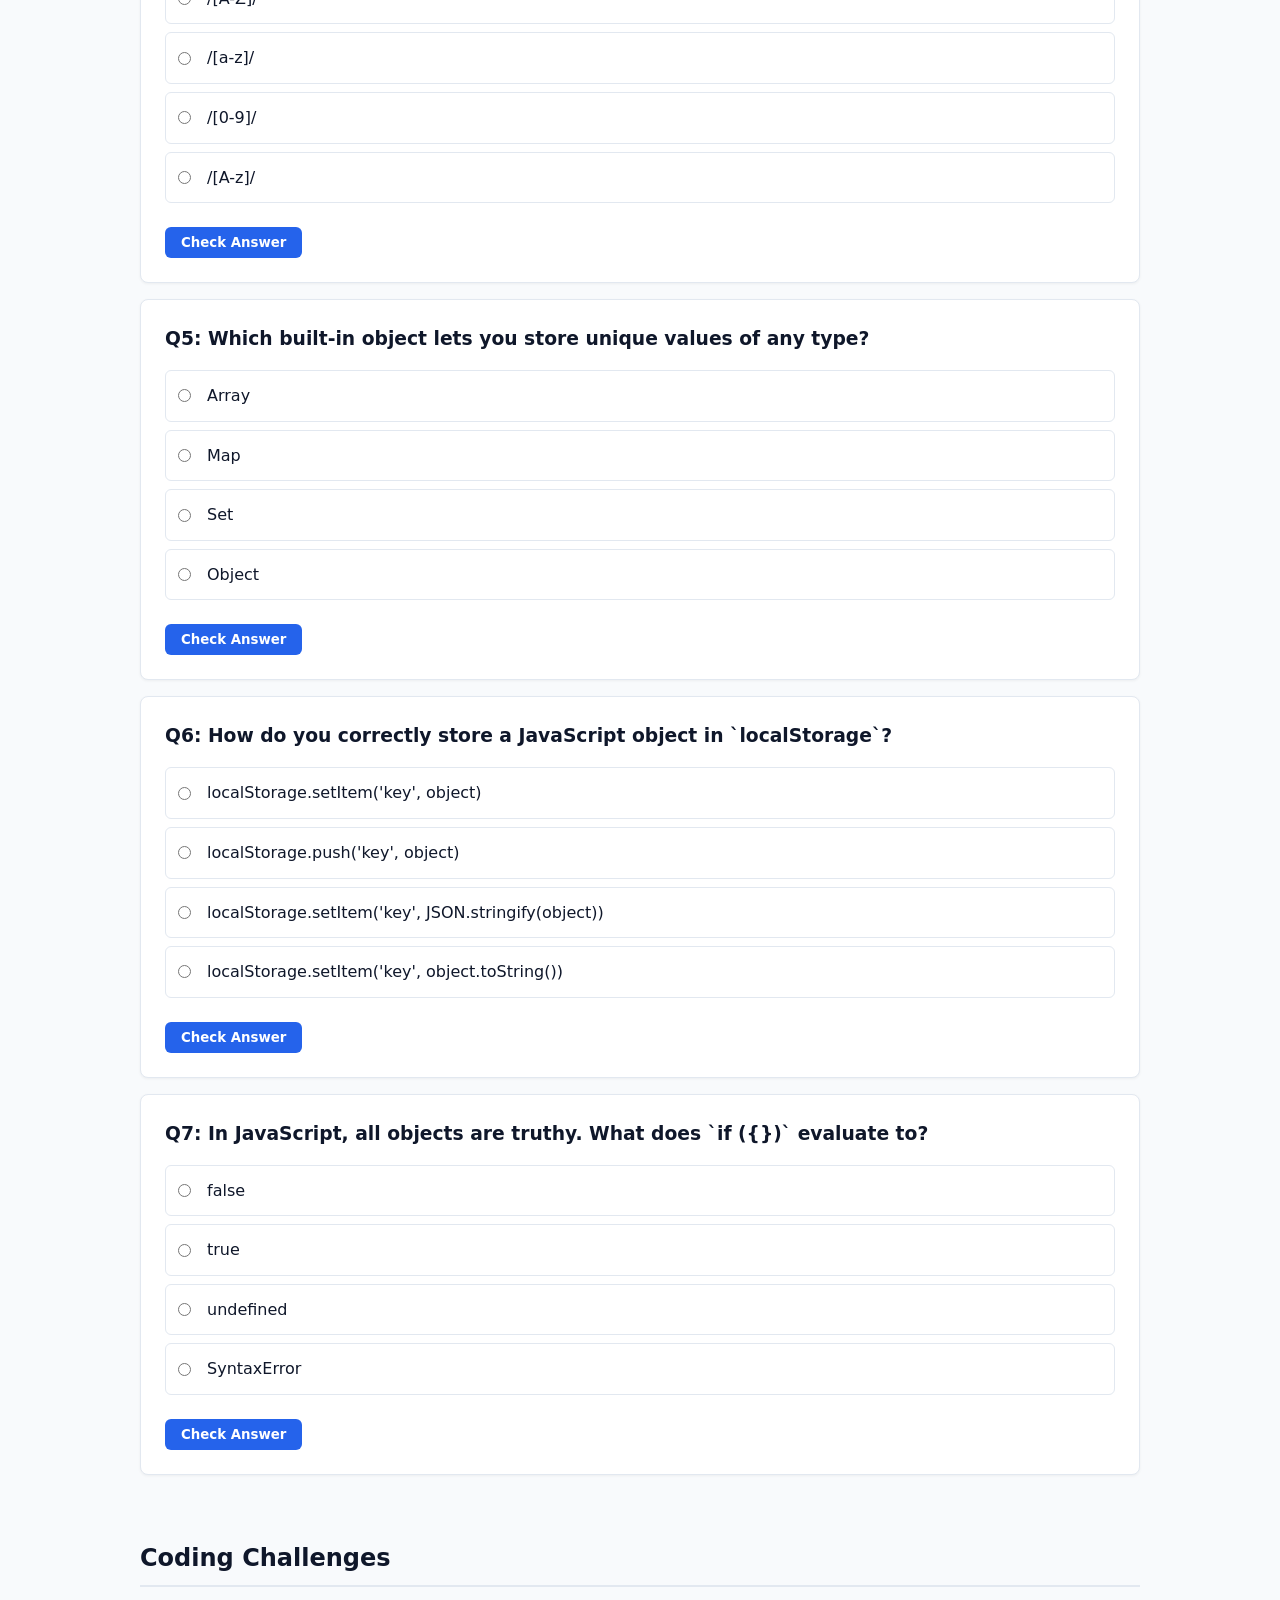
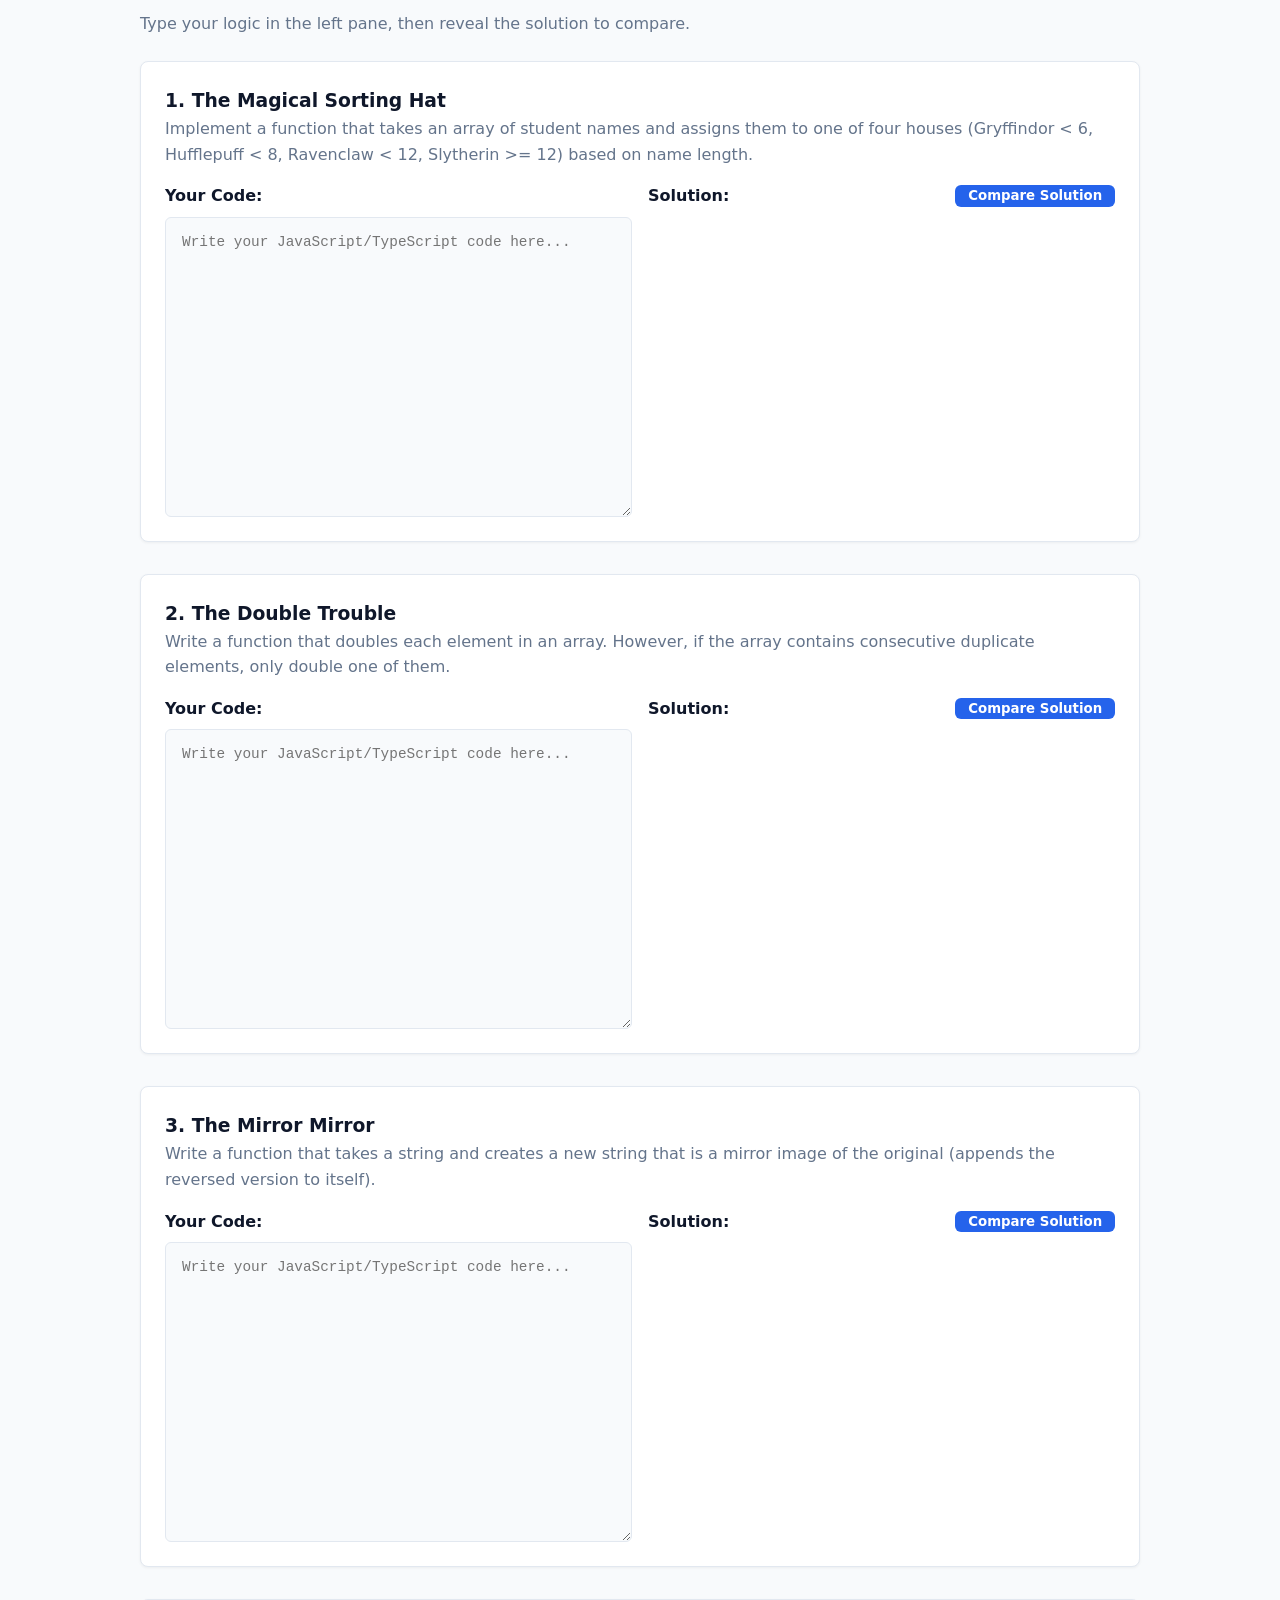
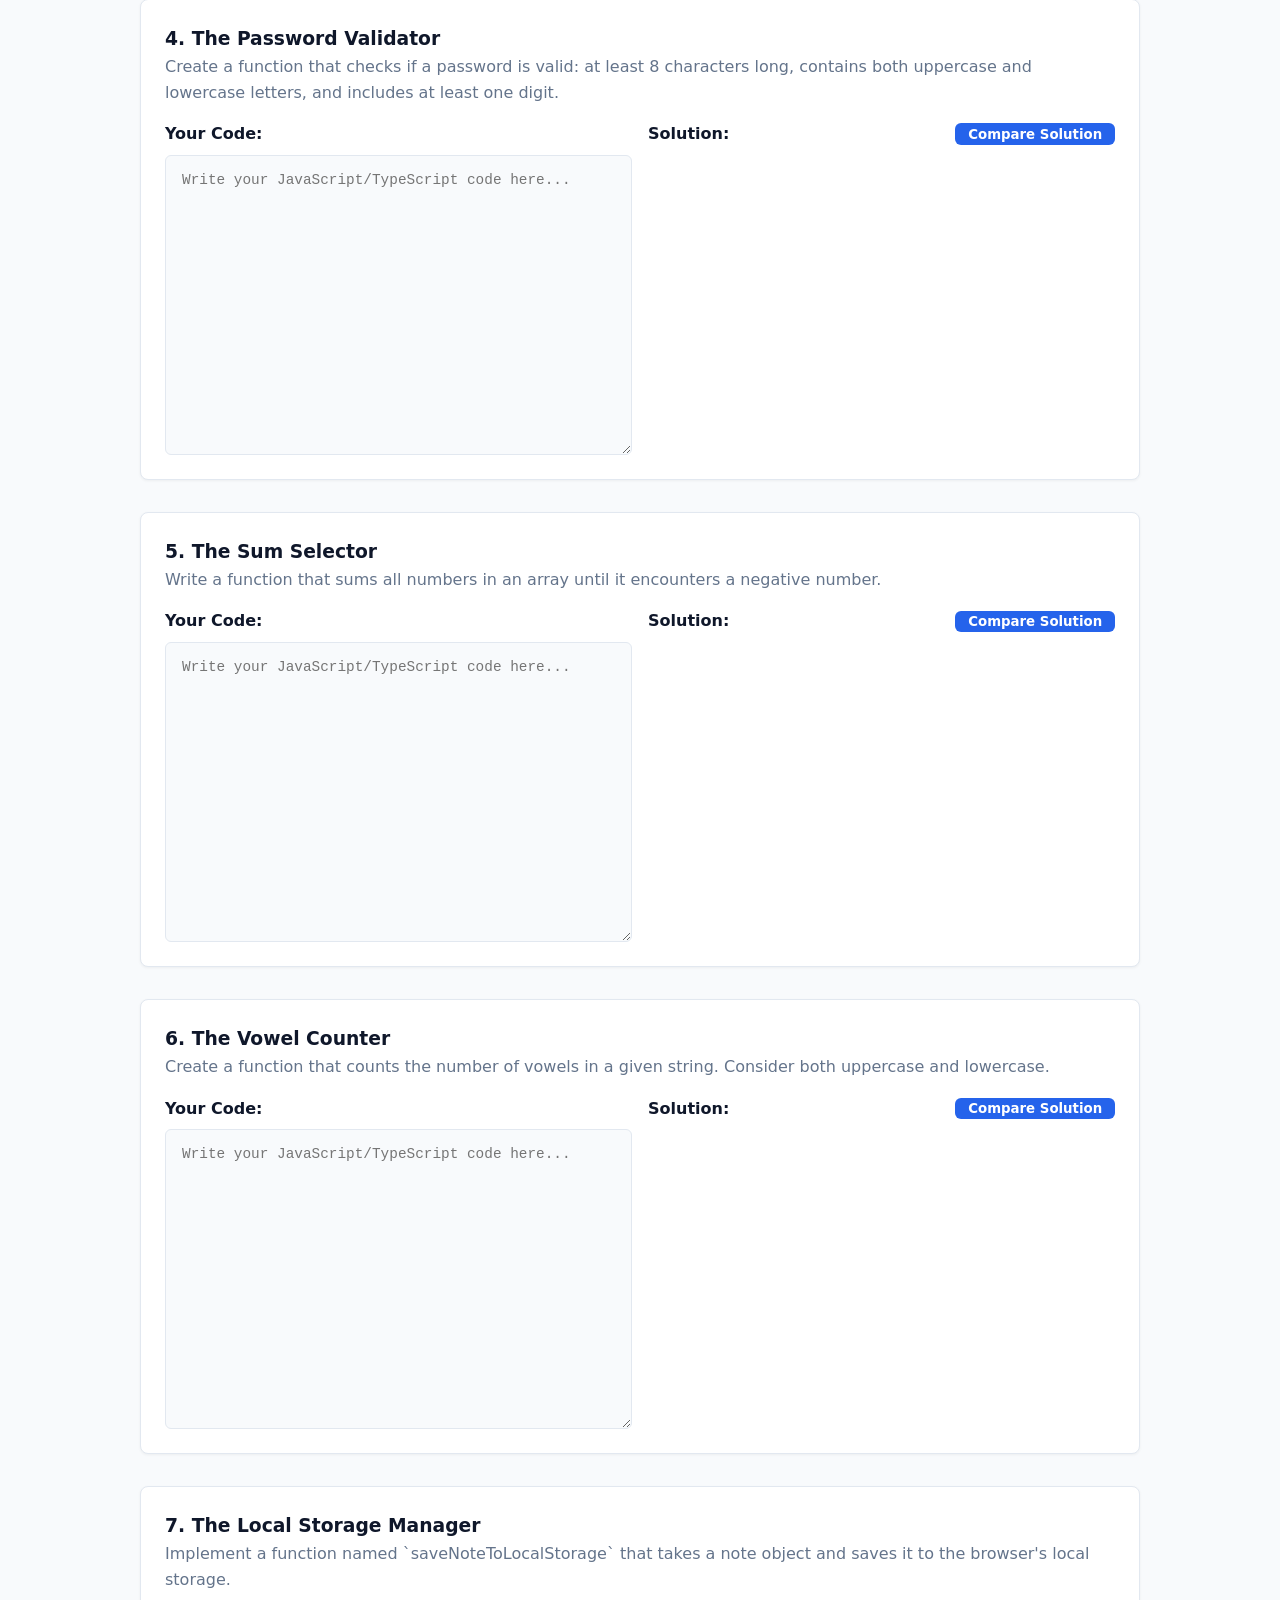
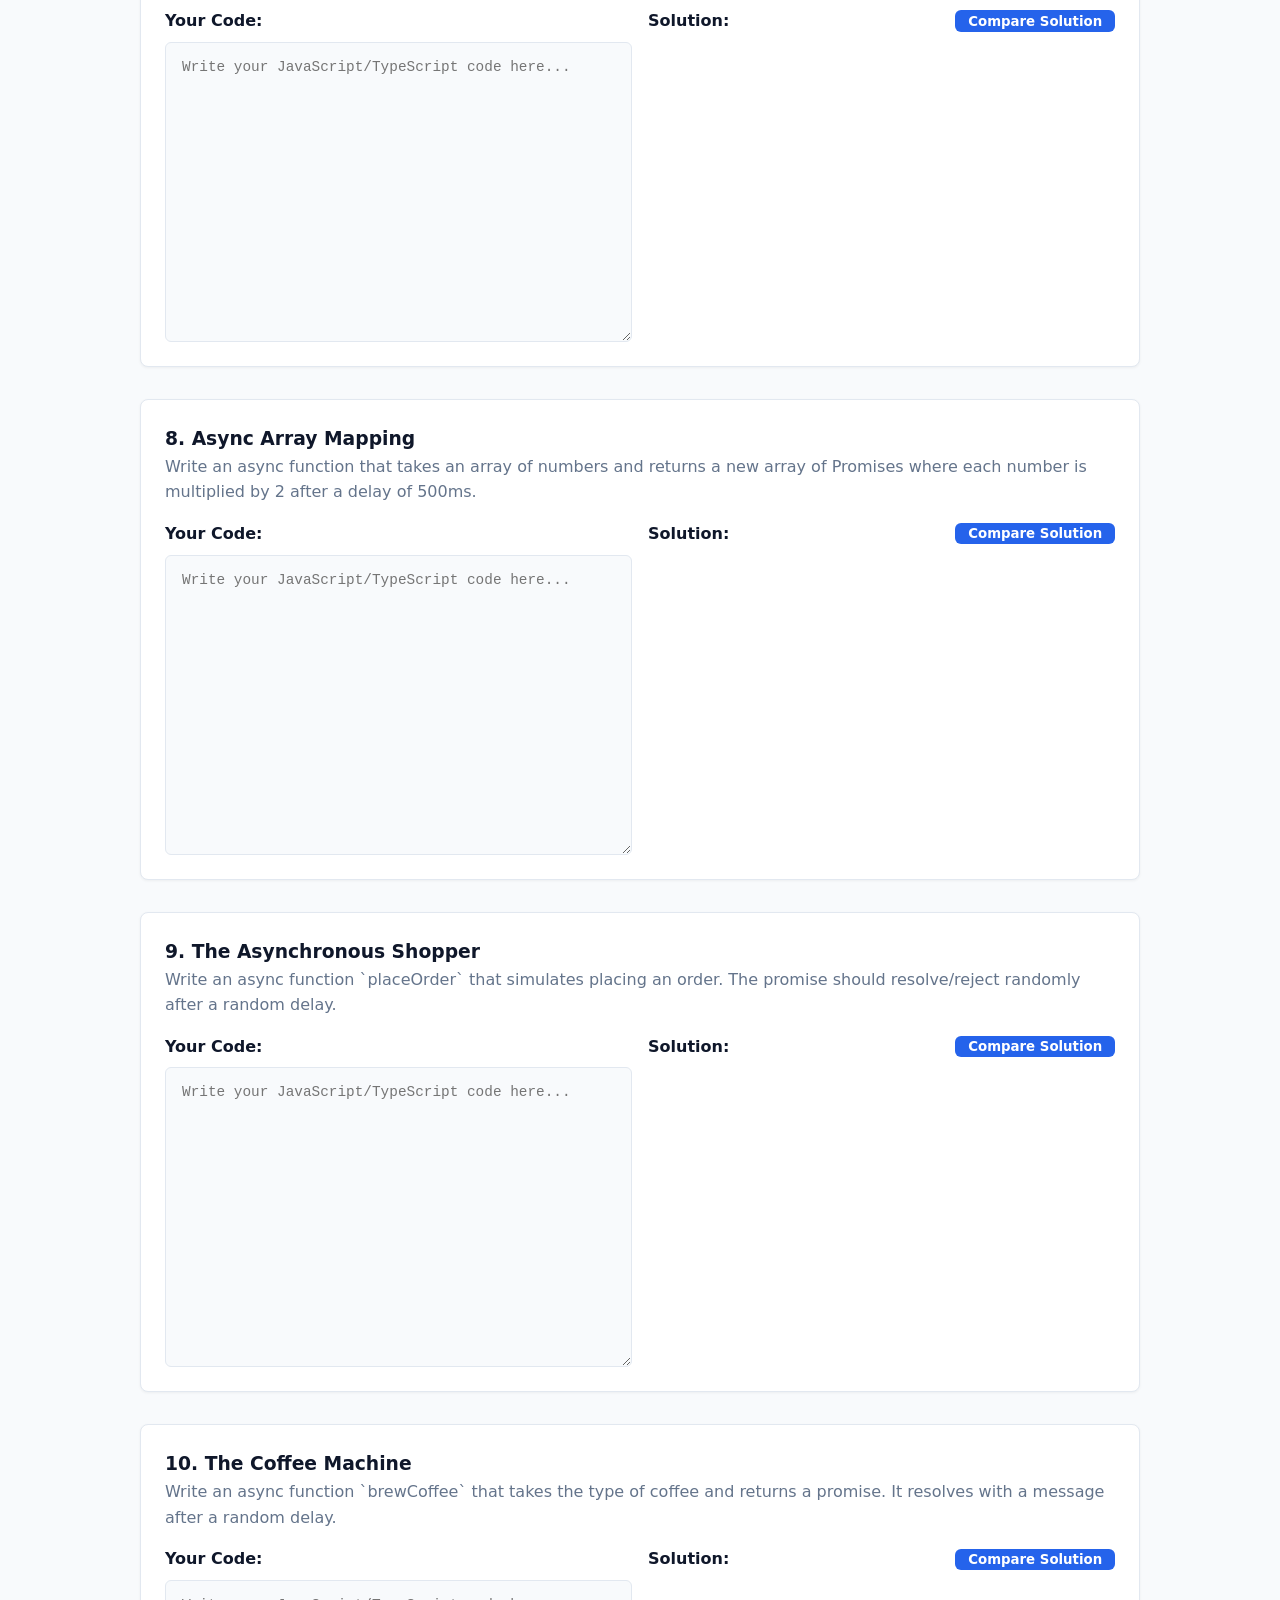
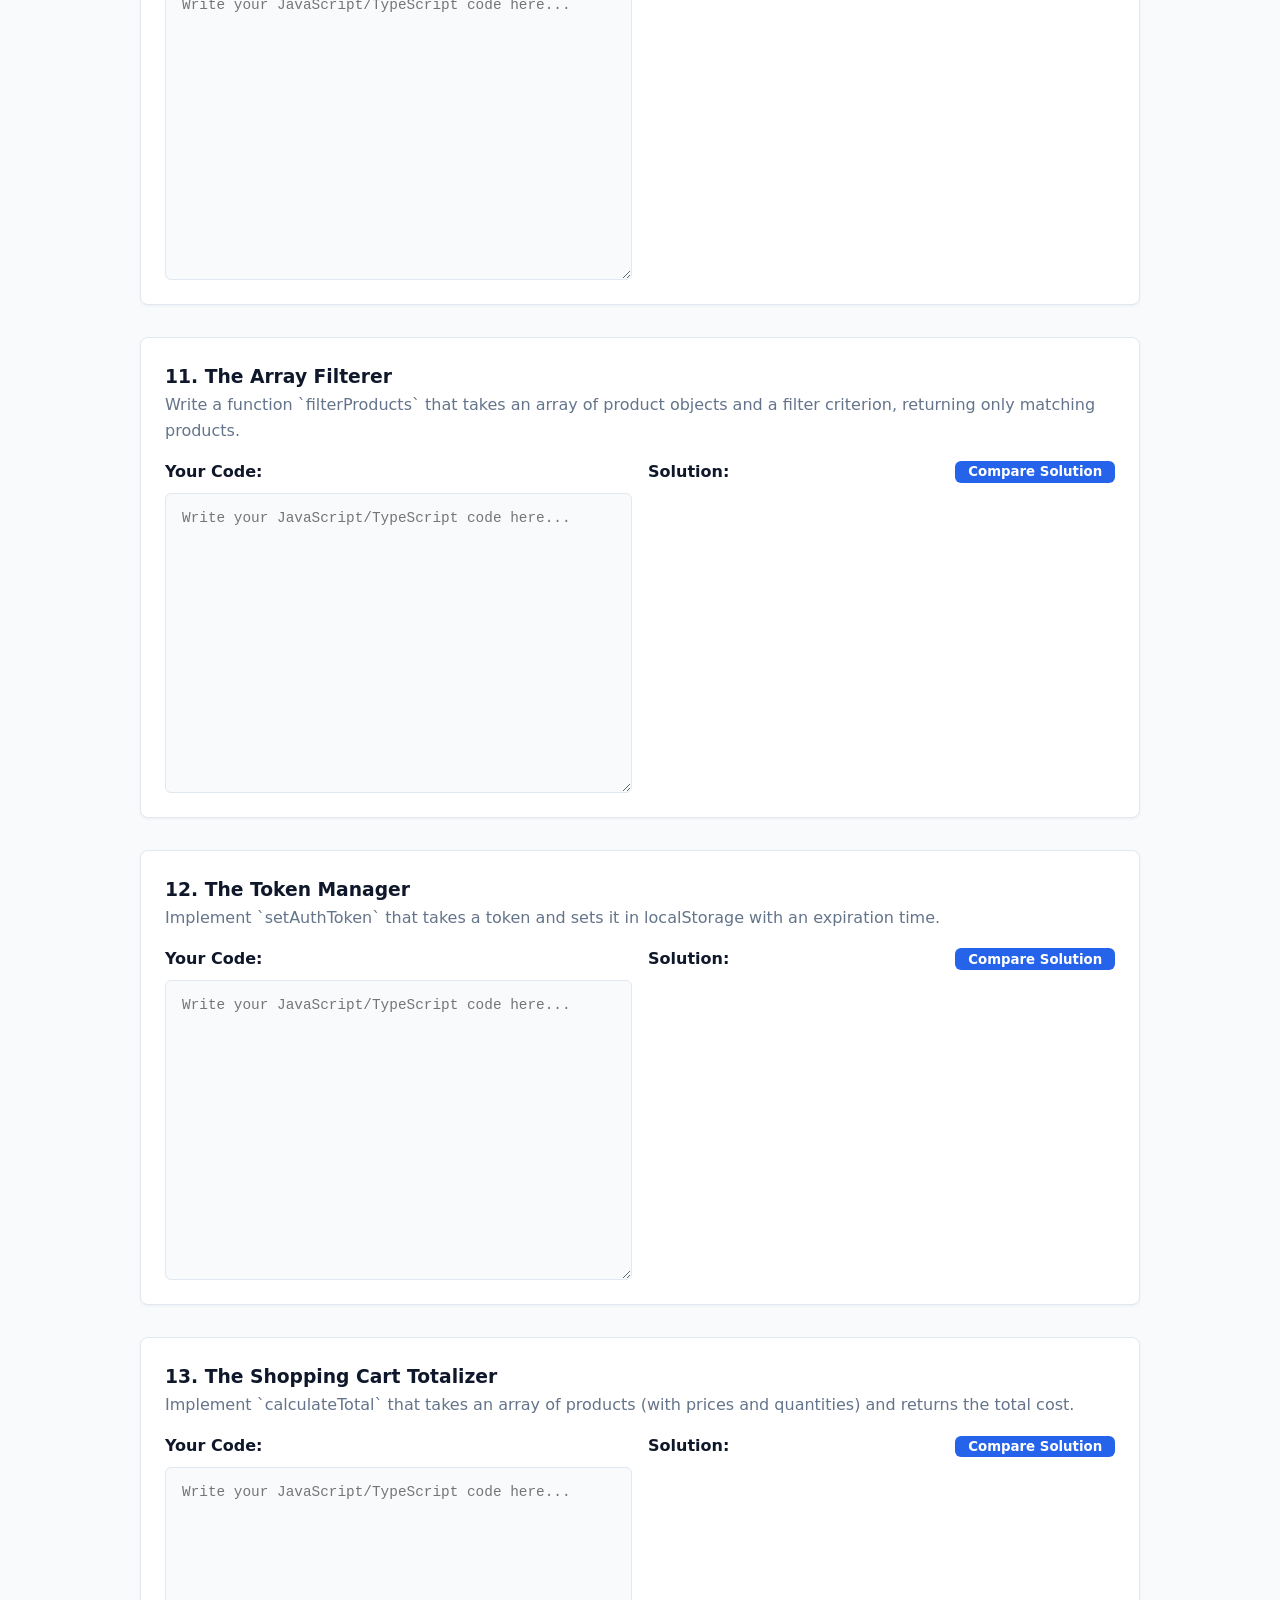
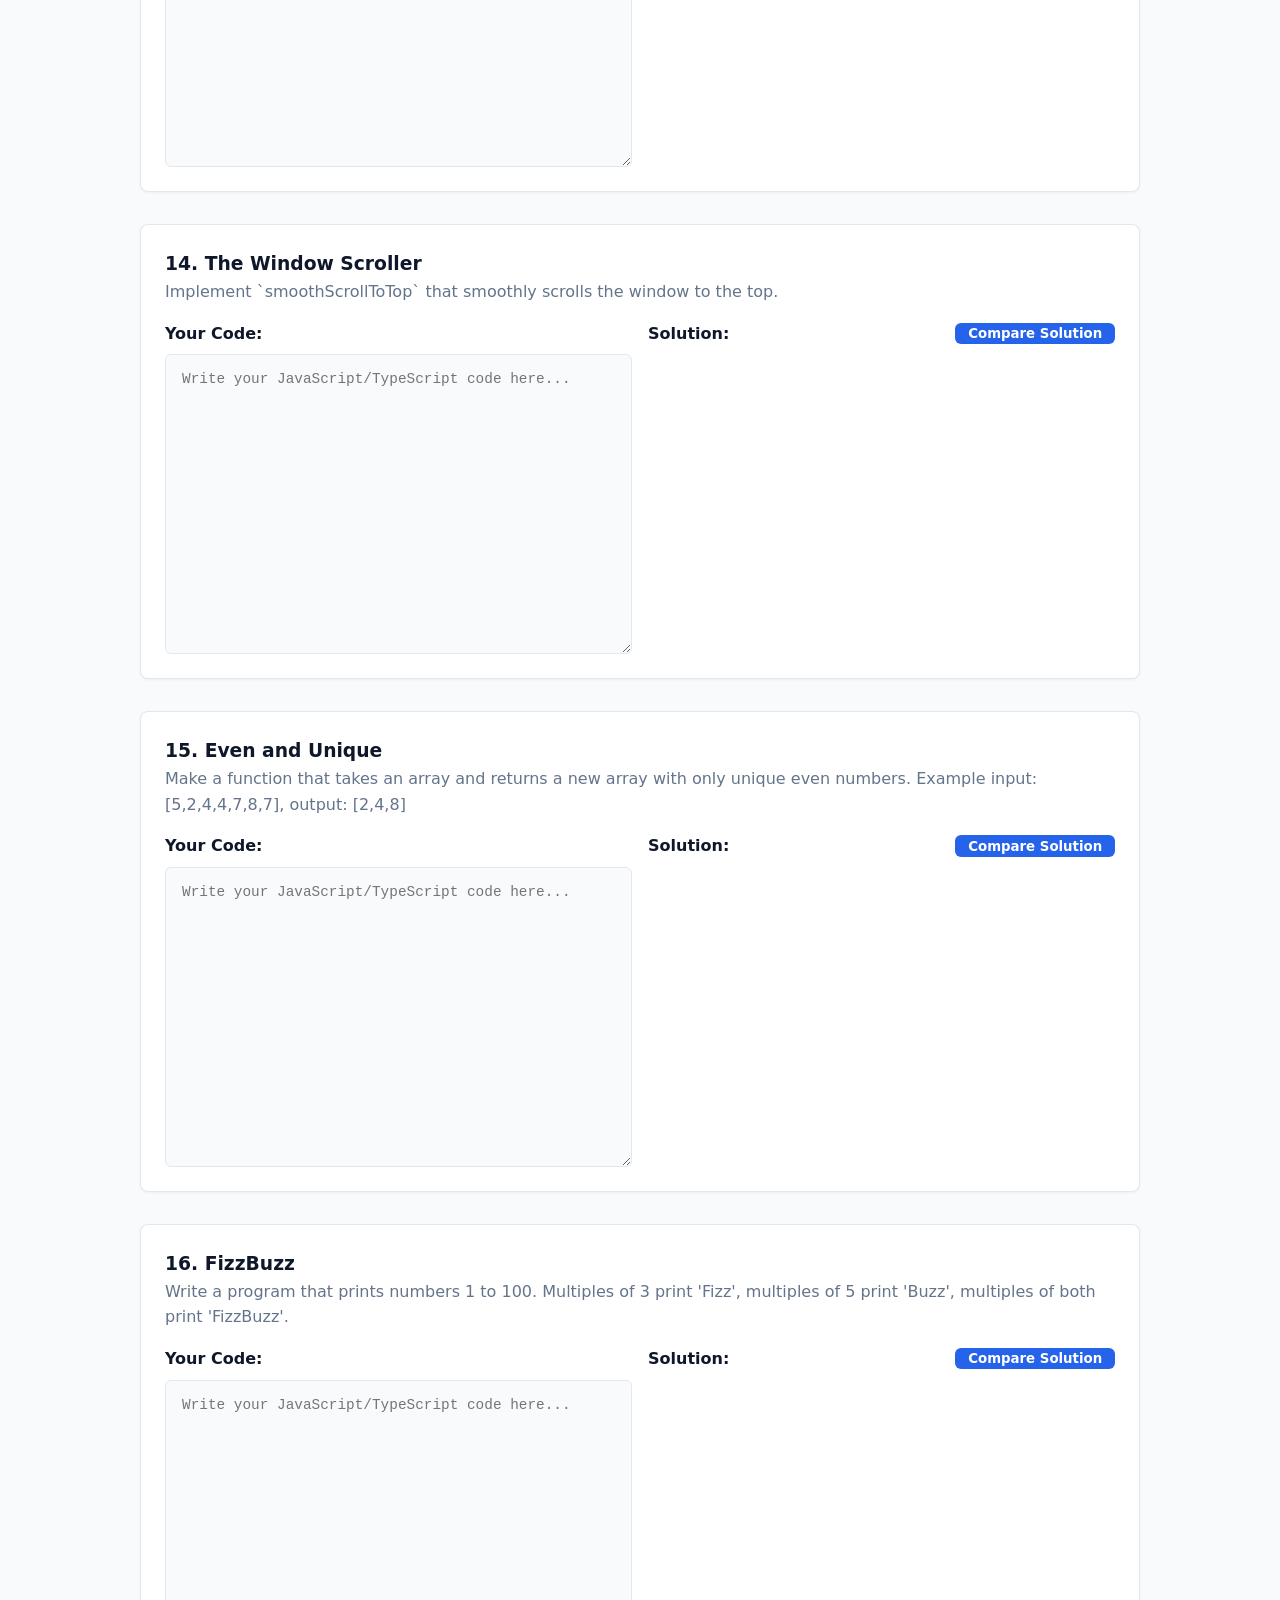
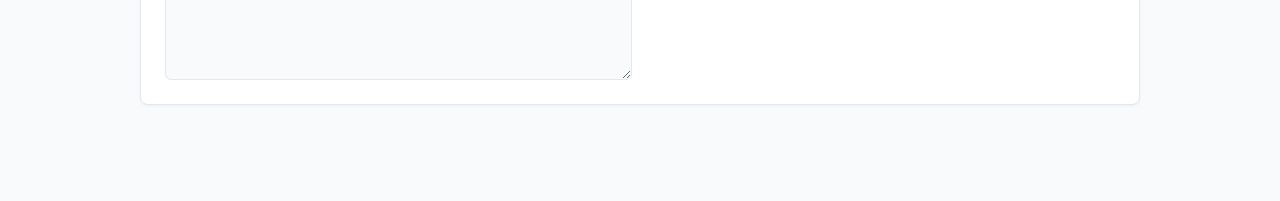
<file: i.html>
<!DOCTYPE html>
<html lang="en">
<head>
    <meta charset="UTF-8">
    <meta name="viewport" content="width=device-width, initial-scale=1.0">
    <title>Full-Stack Interview Prep Portal</title>
    <style>
        :root {
            --primary: #2563eb;
            --primary-hover: #1d4ed8;
            --bg-color: #f8fafc;
            --card-bg: #ffffff;
            --text-main: #0f172a;
            --text-muted: #64748b;
            --success: #16a34a;
            --error: #dc2626;
            --border: #e2e8f0;
        }

        * {
            box-sizing: border-box;
            margin: 0;
            padding: 0;
            font-family: 'Segoe UI', system-ui, -apple-system, sans-serif;
        }

        body {
            background-color: var(--bg-color);
            color: var(--text-main);
            line-height: 1.6;
            padding: 2rem 1rem;
        }

        .container {
            max-width: 1000px;
            margin: 0 auto;
        }

        header {
            text-align: center;
            margin-bottom: 3rem;
        }

        header h1 {
            font-size: 2.5rem;
            color: var(--primary);
            margin-bottom: 0.5rem;
        }

        section {
            margin-bottom: 4rem;
        }

        h2 {
            border-bottom: 2px solid var(--border);
            padding-bottom: 0.5rem;
            margin-bottom: 1.5rem;
        }

        /* MCQ Styles */
        .mcq-card {
            background: var(--card-bg);
            border: 1px solid var(--border);
            border-radius: 8px;
            padding: 1.5rem;
            margin-bottom: 1rem;
            box-shadow: 0 1px 3px rgba(0,0,0,0.05);
        }

        .mcq-options {
            list-style: none;
            margin-top: 1rem;
        }

        .mcq-options li {
            margin-bottom: 0.5rem;
        }

        .mcq-options label {
            display: flex;
            align-items: center;
            padding: 0.75rem;
            border: 1px solid var(--border);
            border-radius: 6px;
            cursor: pointer;
            transition: background 0.2s;
        }

        .mcq-options label:hover {
            background: var(--bg-color);
        }

        .mcq-options input[type="radio"] {
            margin-right: 1rem;
        }

        .feedback {
            margin-top: 1rem;
            font-weight: 600;
            display: none;
        }

        .feedback.correct { color: var(--success); display: block; }
        .feedback.incorrect { color: var(--error); display: block; }

        button {
            background-color: var(--primary);
            color: white;
            border: none;
            padding: 0.5rem 1rem;
            border-radius: 6px;
            font-weight: 600;
            cursor: pointer;
            margin-top: 1rem;
            transition: background 0.2s;
        }

        button:hover { background-color: var(--primary-hover); }

        /* Coding Problem Styles */
        .code-card {
            background: var(--card-bg);
            border: 1px solid var(--border);
            border-radius: 8px;
            padding: 1.5rem;
            margin-bottom: 2rem;
            box-shadow: 0 1px 3px rgba(0,0,0,0.05);
        }

        .code-description {
            margin-bottom: 1rem;
            color: var(--text-muted);
        }

        .editor-container {
            display: flex;
            flex-direction: column;
            gap: 1rem;
        }

        @media (min-width: 768px) {
            .editor-container {
                flex-direction: row;
            }
        }

        .code-area {
            flex: 1;
            display: flex;
            flex-direction: column;
        }

        textarea, pre {
            width: 100%;
            height: 300px;
            padding: 1rem;
            border-radius: 6px;
            font-family: 'Courier New', Courier, monospace;
            font-size: 0.9rem;
            border: 1px solid var(--border);
            resize: vertical;
        }

        textarea {
            background: var(--bg-color);
            color: var(--text-main);
        }

        textarea:focus {
            outline: none;
            border-color: var(--primary);
            box-shadow: 0 0 0 3px rgba(37, 99, 235, 0.1);
        }

        pre {
            background: #1e293b;
            color: #f8fafc;
            overflow-x: auto;
            display: none; 
        }

        .solution-wrapper {
            flex: 1;
            display: flex;
            flex-direction: column;
        }
        
        .solution-wrapper.visible pre {
            display: block;
        }

        .top-bar {
            display: flex;
            justify-content: space-between;
            align-items: center;
            margin-bottom: 0.5rem;
        }
    </style>
</head>
<body>

    <div class="container">
        <header>
            <h1>Interview Prep Portal</h1>
            <p>Master your logic, syntax, and conceptual knowledge.</p>
        </header>

        <section id="mcq-section">
            <h2>Conceptual MCQs</h2>
            <div id="mcq-container">
                </div>
        </section>

        <section id="coding-section">
            <h2>Coding Challenges</h2>
            <p style="margin-bottom: 1.5rem; color: var(--text-muted);">Type your logic in the left pane, then reveal the solution to compare.</p>
            <div id="coding-container">
                </div>
        </section>
    </div>

    <script>
        // --- MCQ Data ---
        const mcqs = [
            {
                id: 1,
                question: "In JavaScript, what is the output of `typeof null`?",
                options: ["undefined", "null", "object", "number"],
                answer: 2 
            },
            {
                id: 2,
                question: "Which array method creates a new array populated with the results of calling a provided function on every element?",
                options: [".forEach()", ".map()", ".filter()", ".reduce()"],
                answer: 1 
            },
            {
                id: 3,
                question: "What does `Promise.all()` do?",
                options: [
                    "Returns a promise that fulfills when any of the input's promises fulfill.",
                    "Returns a promise that fulfills when all of the input's promises fulfill.",
                    "Executes promises synchronously, one after another.",
                    "Rejects immediately if the array is empty."
                ],
                answer: 1
            },
            {
                id: 4,
                question: "Which Regex pattern correctly checks if a string contains at least one uppercase letter?",
                options: ["/[A-Z]/", "/[a-z]/", "/[0-9]/", "/[A-z]/"],
                answer: 0
            },
            {
                id: 5,
                question: "Which built-in object lets you store unique values of any type?",
                options: ["Array", "Map", "Set", "Object"],
                answer: 2
            },
            {
                id: 6,
                question: "How do you correctly store a JavaScript object in `localStorage`?",
                options: [
                    "localStorage.setItem('key', object)",
                    "localStorage.push('key', object)",
                    "localStorage.setItem('key', JSON.stringify(object))",
                    "localStorage.setItem('key', object.toString())"
                ],
                answer: 2
            },
            {
                id: 7,
                question: "In JavaScript, all objects are truthy. What does `if ({})` evaluate to?",
                options: ["false", "true", "undefined", "SyntaxError"],
                answer: 1
            }
        ];

        // --- Coding Problems Data ---
        const codingProblems = [
            {
                id: 1,
                title: "1. The Magical Sorting Hat",
                description: "Implement a function that takes an array of student names and assigns them to one of four houses (Gryffindor < 6, Hufflepuff < 8, Ravenclaw < 12, Slytherin >= 12) based on name length.",
                solution: "function SortStudent(e) {\n    const house = [\"Gryffindor\", \"Hufflepuff\", \"Ravenclaw\", \"Slytherin\"];\n\n    for (let i = 0; i < e.length; i++) {\n        if (e[i].length < 6) {\n            console.log(e[i] + \"-\" + house[0]);\n        } else if (e[i].length < 8) {\n            console.log(e[i] + \"-\" + house[1]);\n        } else if (e[i].length < 12) {\n            console.log(e[i] + \"-\" + house[2]);\n        } else {\n            console.log(e[i] + \"-\" + house[3]);\n            break;\n        }\n    }\n}"
            },
            {
                id: 2,
                title: "2. The Double Trouble",
                description: "Write a function that doubles each element in an array. However, if the array contains consecutive duplicate elements, only double one of them.",
                solution: "function Doubles(e) {\n    const result = []\n    for (let i = 0; i < e.length; i++) {\n        if (e[i] > 0 && e[i] === e[i - 1]) {\n            result.push(e[i]);\n        } else {\n            result.push(e[i] * 2);\n        }\n    }\n    return result;\n}"
            },
            {
                id: 3,
                title: "3. The Mirror Mirror",
                description: "Write a function that takes a string and creates a new string that is a mirror image of the original (appends the reversed version to itself).",
                solution: "function MirrorMirror(e) {\n    const reverse = e.split(\"\").reverse().join(\"\");\n    return e + reverse;\n}"
            },
            {
                id: 4,
                title: "4. The Password Validator",
                description: "Create a function that checks if a password is valid: at least 8 characters long, contains both uppercase and lowercase letters, and includes at least one digit.",
                solution: "function ValidatePassword(password) {\n    const length = password.length >= 8;\n    const UpperCase = /[A-Z]/.test(password);\n    const LowerCase = /[a-z]/.test(password);\n    const Number = /[0-9]/.test(password);\n\n    if (length && UpperCase && LowerCase && Number) {\n        return \"Password is Valid\"\n    } else {\n        return \"Password Invalid\"\n    }\n}"
            },
            {
                id: 5,
                title: "5. The Sum Selector",
                description: "Write a function that sums all numbers in an array until it encounters a negative number.",
                solution: "function Sum(e) {\n    let sum = 0\n    for (let i = 0; i < e.length; i++) {\n        if (e[i] < 0) {\n            break;\n        } else {\n            sum += e[i];\n        }\n    }\n    return sum;\n}"
            },
            {
                id: 6,
                title: "6. The Vowel Counter",
                description: "Create a function that counts the number of vowels in a given string. Consider both uppercase and lowercase.",
                solution: "function Vowels(e) {\n    const vowels = [\"a\", \"A\", \"e\", \"E\", \"i\", \"I\", \"o\", \"O\", \"u\", \"U\"];\n    let count = 0;\n\n    for (let i = 0; i < e.length; i++) {\n        if (vowels.includes(e[i])) {\n            count++;\n        }\n    }\n    return count;\n}"
            },
            {
                id: 7,
                title: "7. The Local Storage Manager",
                description: "Implement a function named `saveNoteToLocalStorage` that takes a note object and saves it to the browser's local storage.",
                solution: "function saveNoteToLocalStorage(e) {\n    localStorage.setItem(\"Note\", JSON.stringify(e))\n}"
            },
            {
                id: 8,
                title: "8. Async Array Mapping",
                description: "Write an async function that takes an array of numbers and returns a new array of Promises where each number is multiplied by 2 after a delay of 500ms.",
                solution: "async function Mapping(e) {\n    const promises = e.map(arr => {\n        return new Promise(resolve =>\n            setTimeout(() => {\n                resolve(arr * 2)\n            }, 500)\n        )\n    })\n    return Promise.all(promises);\n}"
            },
            {
                id: 9,
                title: "9. The Asynchronous Shopper",
                description: "Write an async function `placeOrder` that simulates placing an order. The promise should resolve/reject randomly after a random delay.",
                solution: "async function placeOrder() {\n    const random = Math.random();\n    return new Promise((resolve, reject) => {\n        setTimeout(() => {\n            const success = Math.random() > 0.5;\n            if (success) {\n                resolve(\"Order Placed\")\n            } else {\n                reject(\"Order Not Placed\")\n            }\n        }, random * 10000);\n    })\n}"
            },
            {
                id: 10,
                title: "10. The Coffee Machine",
                description: "Write an async function `brewCoffee` that takes the type of coffee and returns a promise. It resolves with a message after a random delay.",
                solution: "async function brewCoffee(e) {\n    return new Promise((resolve) => {\n        setTimeout(() => {\n            resolve(`${e} is ready`);\n        }, Math.random() * 10000)\n    })\n}"
            },
            {
                id: 11,
                title: "11. The Array Filterer",
                description: "Write a function `filterProducts` that takes an array of product objects and a filter criterion, returning only matching products.",
                solution: "function filterProducts(e, query) {\n    return e.filter(product => product.productName.toLowerCase() === query.toLowerCase())\n}"
            },
            {
                id: 12,
                title: "12. The Token Manager",
                description: "Implement `setAuthToken` that takes a token and sets it in localStorage with an expiration time.",
                solution: "function setAuthToken(token) {\n    const expiryTime = Date.now() + 10000;\n    const data = {\n        token,\n        expiry: expiryTime\n    }\n    localStorage.setItem(\"AuthToken\", JSON.stringify(data));\n    return data\n}"
            },
            {
                id: 13,
                title: "13. The Shopping Cart Totalizer",
                description: "Implement `calculateTotal` that takes an array of products (with prices and quantities) and returns the total cost.",
                solution: "function calculateTotal(arr) {\n    let total = 0;\n    for (let i = 0; i < arr.length; i++) {\n        total += arr[i].price * arr[i].quantity\n    }\n    return total;\n}"
            },
            {
                id: 14,
                title: "14. The Window Scroller",
                description: "Implement `smoothScrollToTop` that smoothly scrolls the window to the top.",
                solution: "function smoothScrollToTop() {\n    window.scrollTo({\n        top: 0,\n        behavior: \"smooth\"\n    });\n}"
            },
            {
                id: 15,
                title: "15. Even and Unique",
                description: "Make a function that takes an array and returns a new array with only unique even numbers. Example input: [5,2,4,4,7,8,7], output: [2,4,8]",
                solution: "function GetEven(e) {\n    return [...new Set(e.filter(el => el % 2 === 0))]\n}"
            },
            {
                id: 16,
                title: "16. FizzBuzz",
                description: "Write a program that prints numbers 1 to 100. Multiples of 3 print 'Fizz', multiples of 5 print 'Buzz', multiples of both print 'FizzBuzz'.",
                solution: "function FizzBuzz() {\n    for (let i = 1; i <= 100; i++) {\n        if (i % 3 === 0 && i % 5 === 0) {\n            console.log(\"FizzBuzz\")\n        } else if (i % 3 === 0) {\n            console.log(\"Fizz\")\n        } else if (i % 5 === 0) {\n            console.log(\"Buzz\")\n        } else {\n            console.log(i)\n        }\n    }\n}"
            }
        ];

        // --- Render MCQs ---
        const mcqContainer = document.getElementById('mcq-container');
        
        mcqs.forEach((q, index) => {
            const card = document.createElement('div');
            card.className = 'mcq-card';
            
            let optionsHTML = '';
            q.options.forEach((opt, optIdx) => {
                optionsHTML += `
                    <li>
                        <label>
                            <input type="radio" name="q${q.id}" value="${optIdx}">
                            ${opt}
                        </label>
                    </li>
                `;
            });

            card.innerHTML = `
                <h3>Q${index + 1}: ${q.question}</h3>
                <ul class="mcq-options">
                    ${optionsHTML}
                </ul>
                <button onclick="checkAnswer(${q.id}, ${q.answer})">Check Answer</button>
                <div id="feedback-${q.id}" class="feedback"></div>
            `;
            mcqContainer.appendChild(card);
        });

        function checkAnswer(questionId, correctAnswerIndex) {
            const selected = document.querySelector(`input[name="q${questionId}"]:checked`);
            const feedbackEl = document.getElementById(`feedback-${questionId}`);
            
            if (!selected) {
                feedbackEl.textContent = "Please select an option first.";
                feedbackEl.className = "feedback incorrect";
                return;
            }

            if (parseInt(selected.value) === correctAnswerIndex) {
                feedbackEl.textContent = "Correct! Well done.";
                feedbackEl.className = "feedback correct";
            } else {
                feedbackEl.textContent = "Incorrect. Try again!";
                feedbackEl.className = "feedback incorrect";
            }
        }

        // --- Render Coding Problems ---
        const codingContainer = document.getElementById('coding-container');

        codingProblems.forEach((prob) => {
            const card = document.createElement('div');
            card.className = 'code-card';
            
            card.innerHTML = `
                <h3>${prob.title}</h3>
                <p class="code-description">${prob.description}</p>
                
                <div class="editor-container">
                    <div class="code-area">
                        <div class="top-bar">
                            <strong>Your Code:</strong>
                        </div>
                        <textarea placeholder="Write your JavaScript/TypeScript code here..."></textarea>
                    </div>
                    
                    <div class="solution-wrapper" id="solution-wrapper-${prob.id}">
                        <div class="top-bar">
                            <strong>Solution:</strong>
                            <button onclick="toggleSolution(${prob.id})" style="margin-top: 0; padding: 0.2rem 0.8rem;">Compare Solution</button>
                        </div>
                        <pre><code>${prob.solution.replace(/</g, '&lt;').replace(/>/g, '&gt;')}</code></pre>
                    </div>
                </div>
            `;
            codingContainer.appendChild(card);
        });

        function toggleSolution(problemId) {
            const wrapper = document.getElementById(`solution-wrapper-${problemId}`);
            wrapper.classList.toggle('visible');
            
            const btn = wrapper.querySelector('button');
            if (wrapper.classList.contains('visible')) {
                btn.textContent = 'Hide Solution';
            } else {
                btn.textContent = 'Compare Solution';
            }
        }
    </script>
</body>
</html>
</file>
